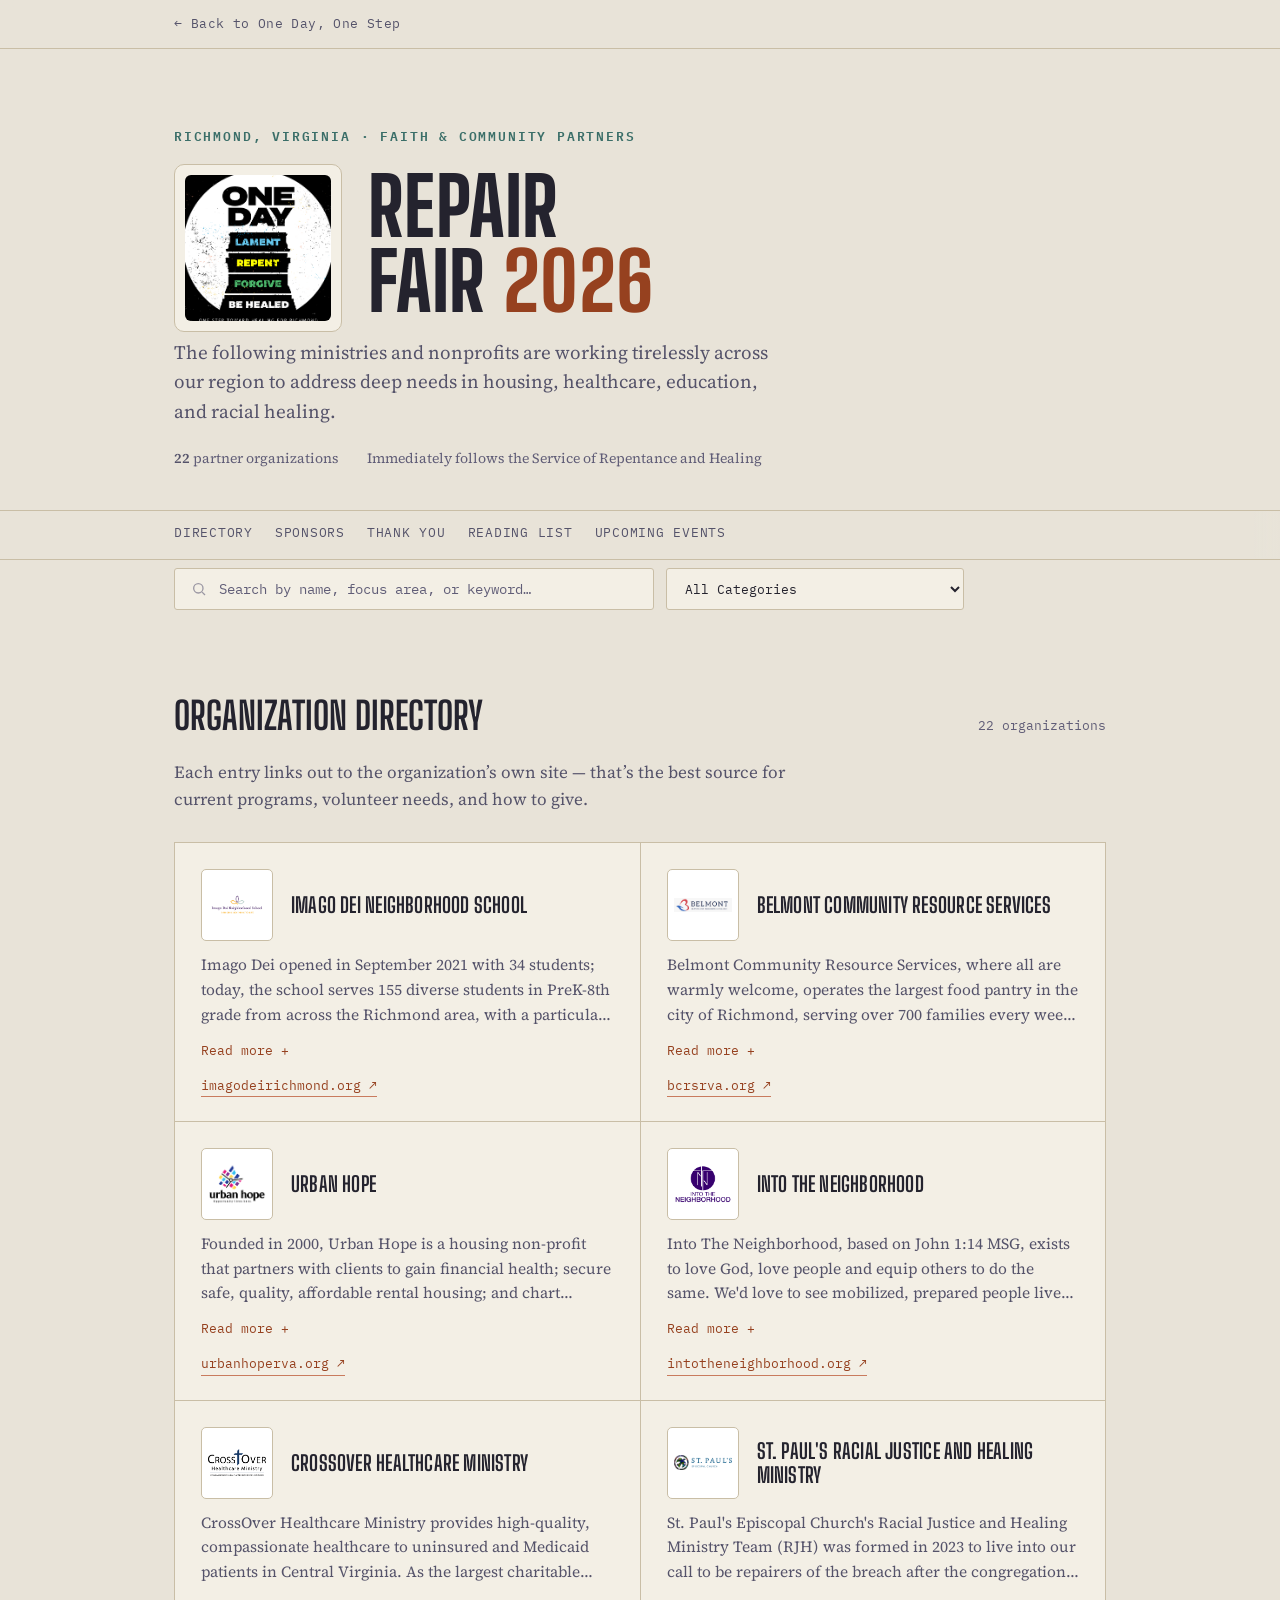
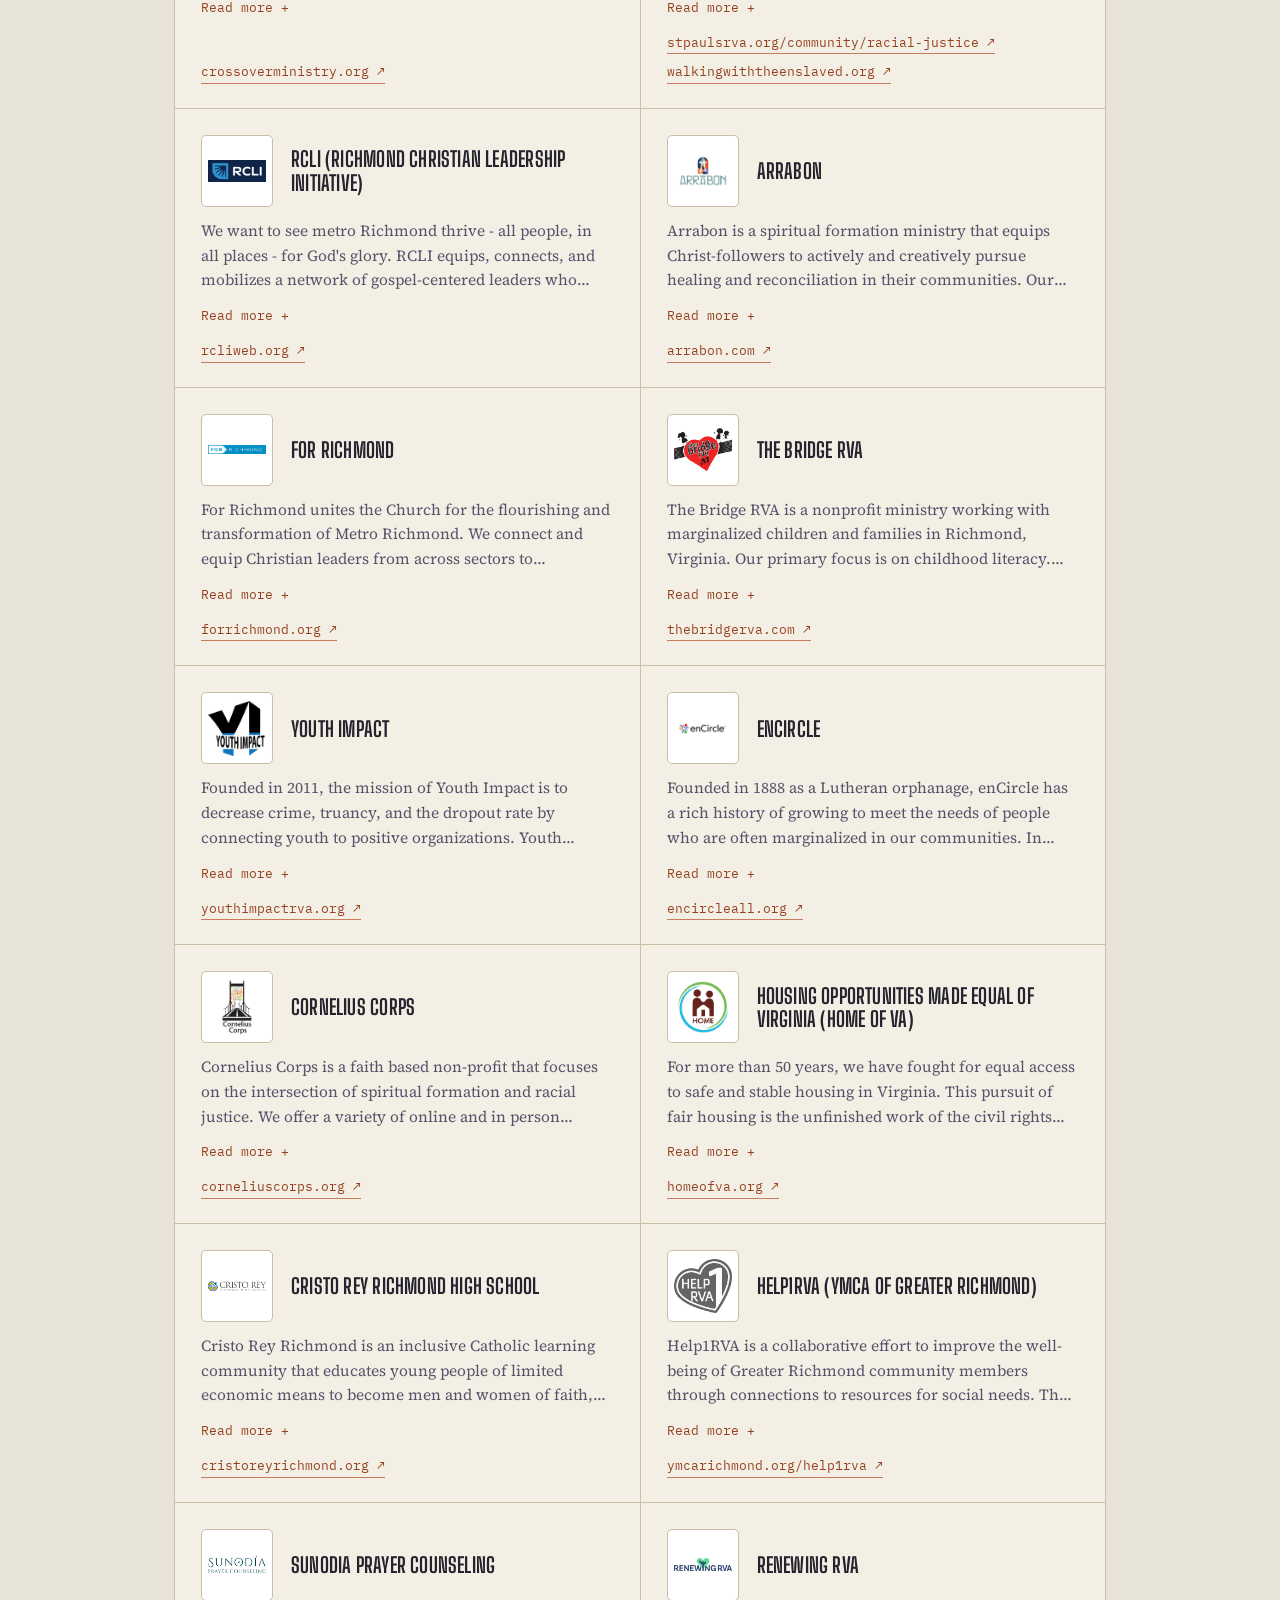
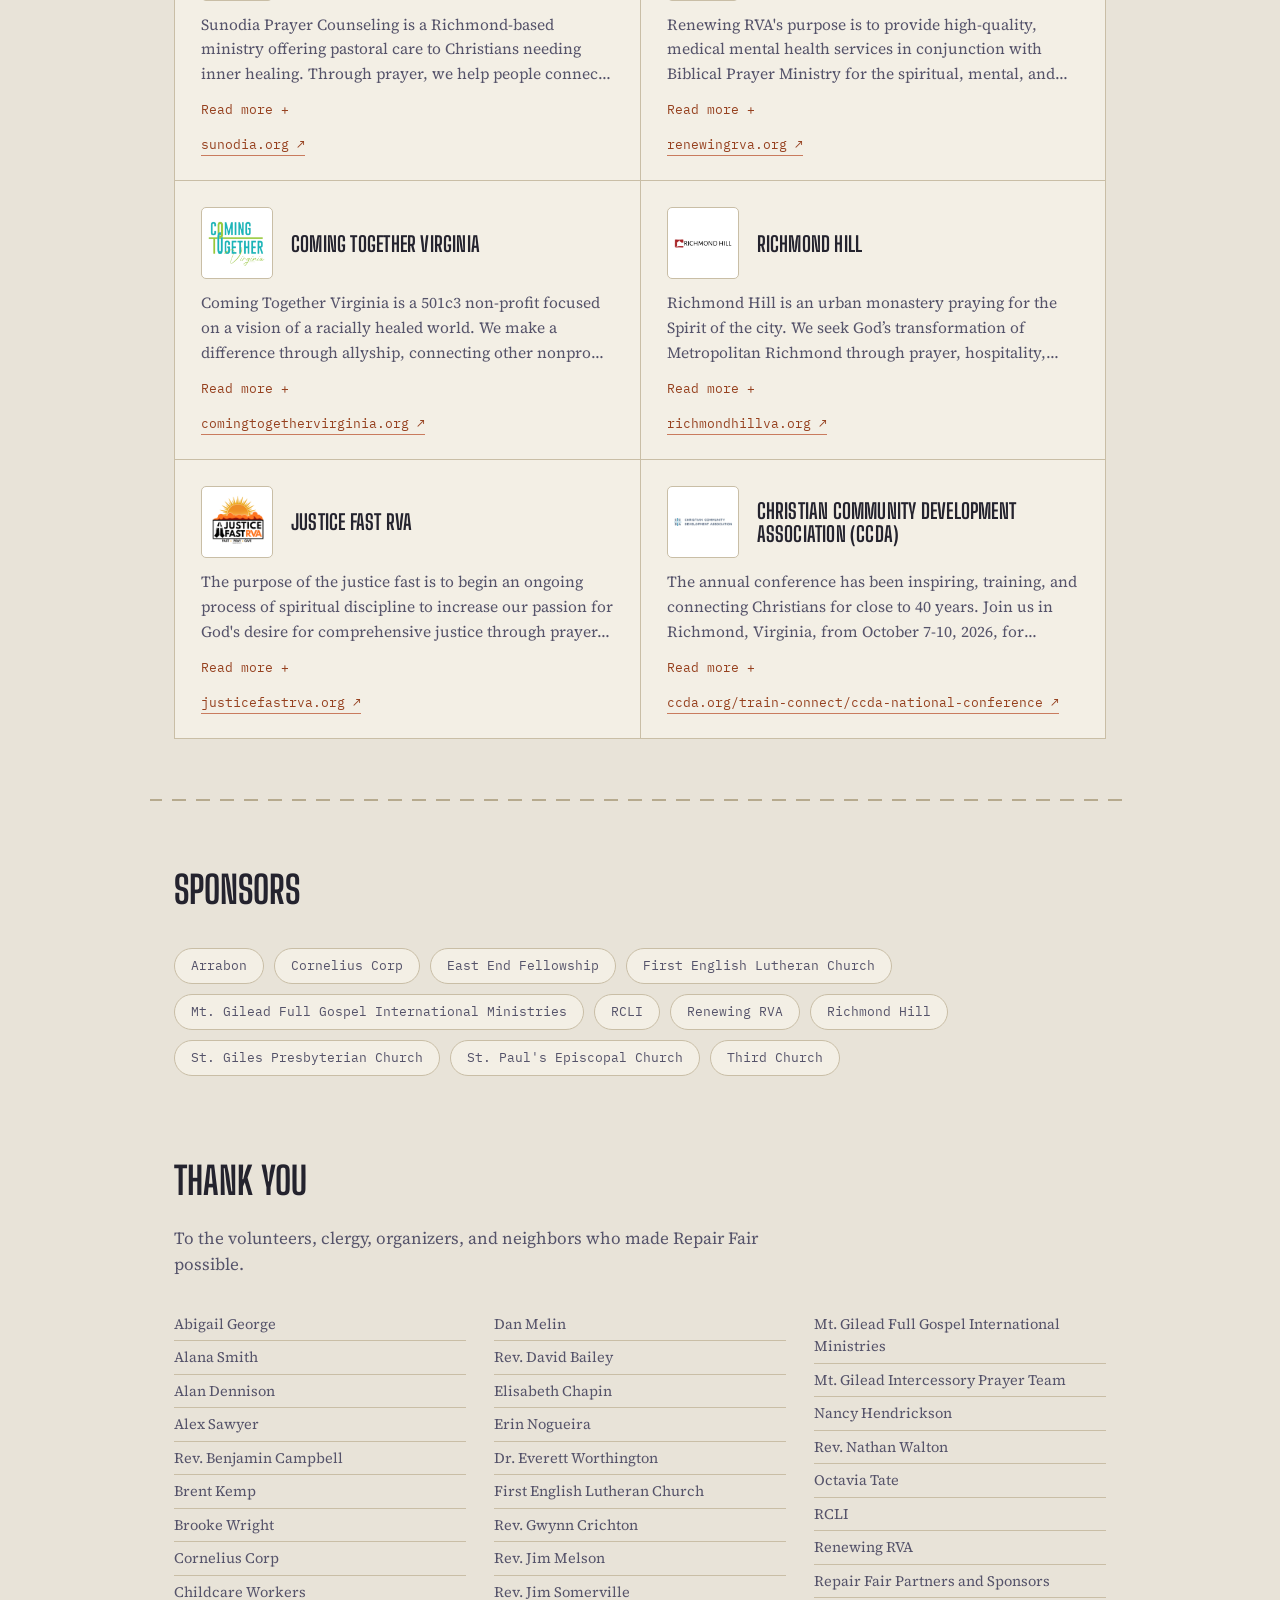
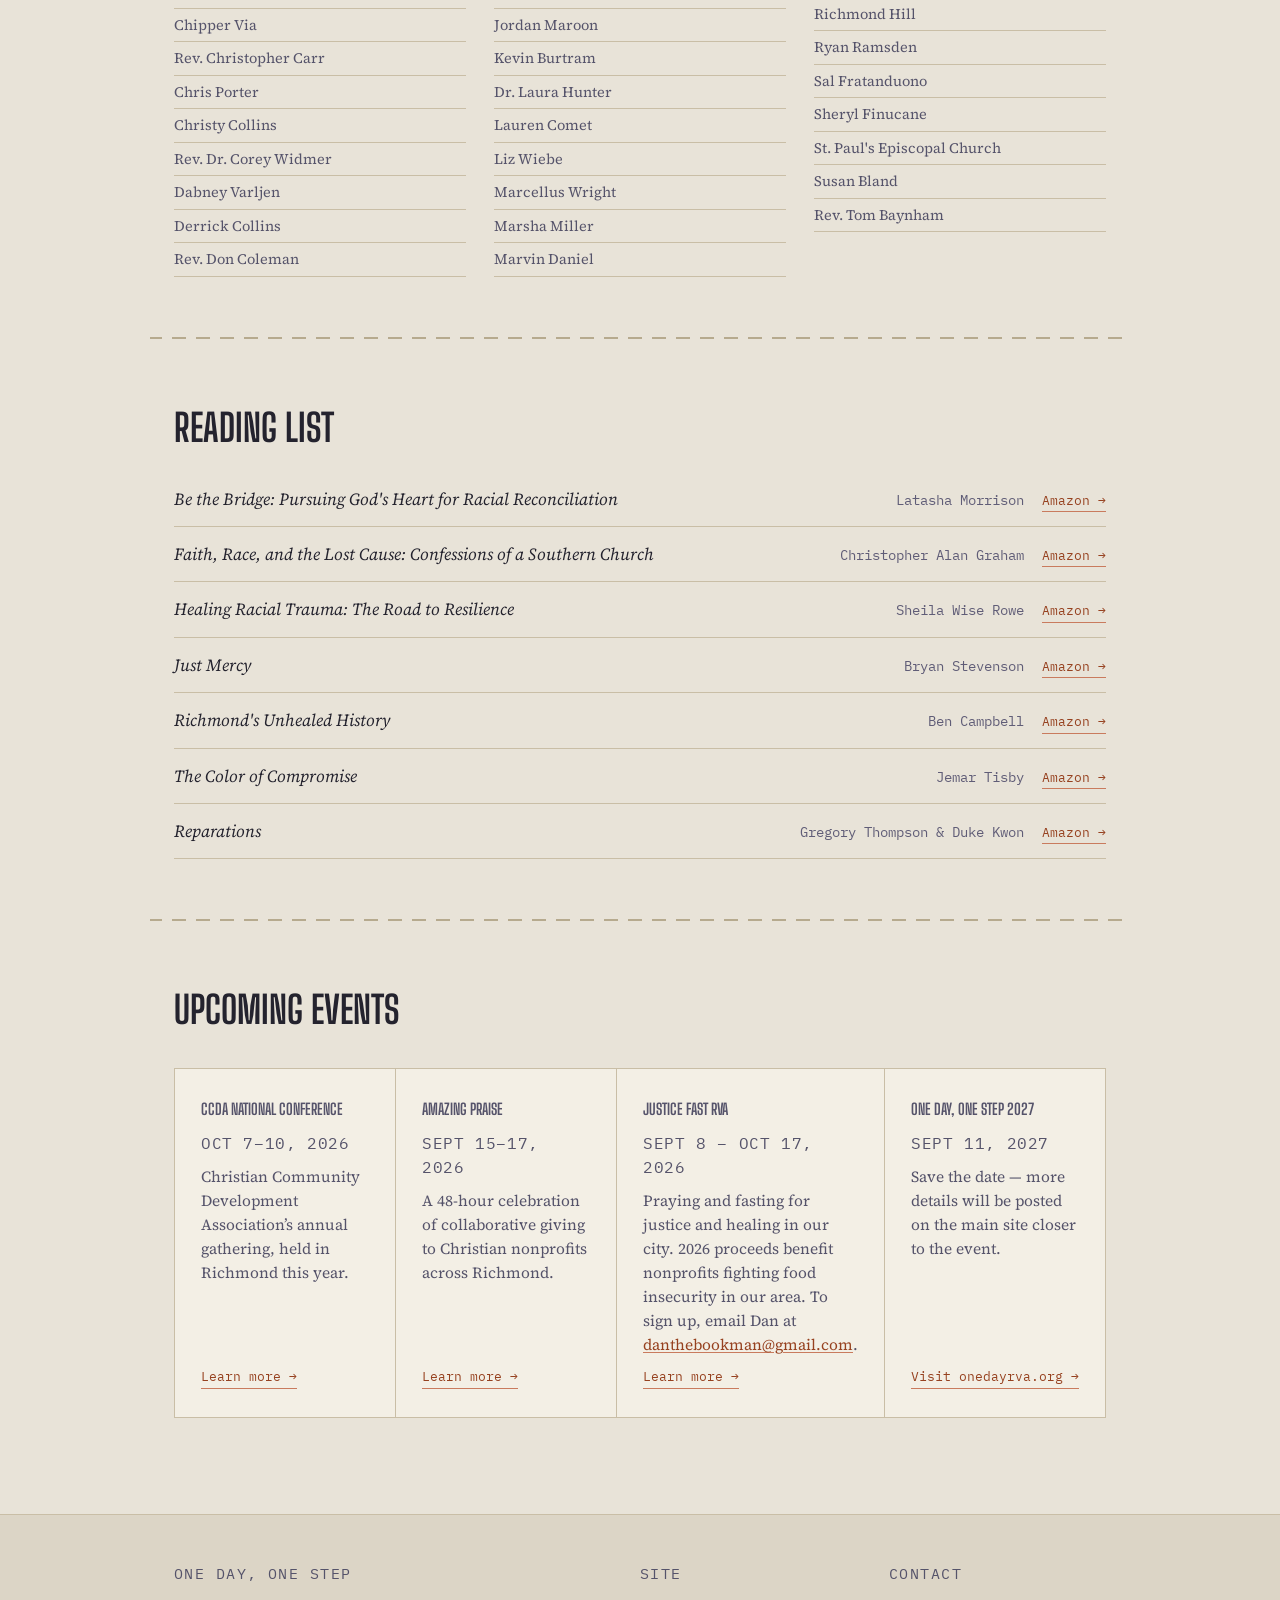
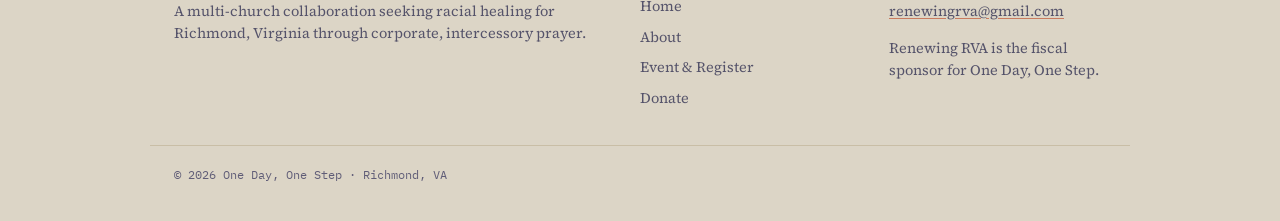
<file: index.html>
<!doctype html>
<html lang="en">
<head>
<meta charset="utf-8">
<title>Repair Fair | One Day, One Step</title>
<meta name="viewport" content="width=device-width, initial-scale=1">
<meta name="description" content="Directory of 22 Richmond nonprofits and ministries at the One Day, One Step Repair Fair.">
<link rel="preconnect" href="https://fonts.googleapis.com">
<link rel="preconnect" href="https://fonts.gstatic.com" crossorigin>
<link href="https://fonts.googleapis.com/css2?family=Big+Shoulders+Display:wght@500;600;700;800&family=Source+Serif+4:opsz,wght@8..60,400;8..60,500;8..60,600&family=Source+Serif+4:ital,wght@1,400&family=IBM+Plex+Mono:wght@400;500;600&display=swap" rel="stylesheet">
<link rel="stylesheet" href="css/site.css">
</head>
<body>

<nav class="site" aria-label="Primary">
  <div class="wrap">
    <a class="back-link" href="https://www.onedayrva.org" target="_blank" rel="noopener">&larr; Back to One Day, One Step</a>
  </div>
</nav>

<header class="masthead">
  <div class="wrap">
    <p class="eyebrow mono">RICHMOND, VIRGINIA &middot; FAITH &amp; COMMUNITY PARTNERS</p>
    <div class="masthead-head">
      <div class="masthead-logo-frame">
        <img src="images/one-day-one-step-mark.png" alt="One Day, One Step: Lament, Repent, Forgive, Be Healed">
      </div>
      <h1 class="title">Repair<br>Fair <span class="thread-underline">2026</span></h1>
    </div>
    <p class="lede">The following ministries and nonprofits are working tirelessly across our region to address deep needs in housing, healthcare, education, and racial healing.</p>
    <div class="meta-row">
      <span><strong>22</strong> partner organizations</span>
      <span>Immediately follows the Service of Repentance and Healing</span>
    </div>
  </div>
</header>

<nav class="jump" aria-label="Section navigation">
  <div class="wrap">
    <a href="#directory">Directory</a>
    <a href="#sponsors">Sponsors</a>
    <a href="#thanks">Thank You</a>
    <a href="#reading">Reading List</a>
    <a href="#next">Upcoming Events</a>
  </div>
</nav>

<div class="wrap search-block">
  <div class="search-row">
    <div class="search-box">
      <svg width="16" height="16" viewBox="0 0 24 24" fill="none" stroke="currentColor" stroke-width="2"><circle cx="11" cy="11" r="7"/><line x1="21" y1="21" x2="16.65" y2="16.65"/></svg>
      <input id="search" type="text" placeholder="Search by name, focus area, or keyword&hellip;" aria-label="Search organizations">
    </div>
    <select id="category-filter" class="category-select" aria-label="Filter by category">
      <option value="">All Categories</option>
      <option value="education">Education</option>
      <option value="housing">Housing</option>
      <option value="health-healing">Health &amp; Healing</option>
      <option value="basic-needs">Basic Needs</option>
      <option value="youth-family">Youth &amp; Family</option>
      <option value="racial-reconciliation">Racial Reconciliation &amp; Justice</option>
      <option value="leadership-community">Leadership &amp; Community</option>
    </select>
  </div>
  <p id="result-count" class="mono"></p>
</div>

<section id="directory">
  <div class="wrap">
    <div class="section-head">
      <h2 class="section-title">Organization Directory</h2>
      <span class="section-count mono" id="directory-total">22 organizations</span>
    </div>
    <p class="section-note">Each entry links out to the organization&rsquo;s own site &mdash; that&rsquo;s the best source for current programs, volunteer needs, and how to give.</p>
  </div>
  <div class="wrap">
    <div class="org-grid" id="org-grid">
      <article class="org-card" data-search="imago dei neighborhood school imago dei opened in september 2021 with 34 students; today, the school serves 155 diverse students in prek-8th grade from across the richmond area, with a particular focus on the northside, east end, and eastern henrico county. imago dei exists to offer a vibrant, rigorous, and holistic christian education to economically and racially diverse families, with a particular focus on those families who have historically been disenfranchised from educational options. imago dei intentionally seeks to disrupt the pervasive, destructive legacy of hypersegregation by race and class in richmond&#39;s educational ecosystem. our educational model is rooted in the understanding that children are whole persons, each uniquely and beautifully reflecting their creator." data-categories="education">
        <div class="org-head">
          <img class="org-logo" src="images/orgs/imago-dei-neighborhood-school.png" alt="Imago Dei Neighborhood School logo" loading="lazy">
          <h3 class="org-name">Imago Dei Neighborhood School</h3>
        </div>
        <p class="org-desc">Imago Dei opened in September 2021 with 34 students; today, the school serves 155 diverse students in PreK-8th grade from across the Richmond area, with a particular focus on the Northside, East End, and Eastern Henrico County. Imago Dei exists to offer a vibrant, rigorous, and holistic Christian education to economically and racially diverse families, with a particular focus on those families who have historically been disenfranchised from educational options. Imago Dei intentionally seeks to disrupt the pervasive, destructive legacy of hypersegregation by race and class in Richmond&#39;s educational ecosystem. Our educational model is rooted in the understanding that children are whole persons, each uniquely and beautifully reflecting their Creator.</p>
        <button class="org-toggle" type="button">Read more +</button>
        <div class="org-links">
          <a href="http://imagodeirichmond.org" target="_blank" rel="noopener">imagodeirichmond.org ↗</a>
        </div>
      </article>
      <article class="org-card" data-search="belmont community resource services belmont community resource services, where all are warmly welcome, operates the largest food pantry in the city of richmond, serving over 700 families every week. the closet at belmont also provides clothing, housewares, and children&#39;s items to those in need, distributing nearly 130,000 items last year alone. together with our donors, partners, and volunteers, the belmont food pantry and the closet at belmont are changing and sustaining thousands of lives in our community, not only feeding and clothing bodies, but nourishing minds and uplifting spirits as well." data-categories="basic-needs">
        <div class="org-head">
          <img class="org-logo" src="images/orgs/belmont-community-resource-services.png" alt="Belmont Community Resource Services logo" loading="lazy">
          <h3 class="org-name">Belmont Community Resource Services</h3>
        </div>
        <p class="org-desc">Belmont Community Resource Services, where all are warmly welcome, operates the largest food pantry in the city of Richmond, serving over 700 families every week. The Closet at Belmont also provides clothing, housewares, and children&#39;s items to those in need, distributing nearly 130,000 items last year alone. Together with our donors, partners, and volunteers, the Belmont Food Pantry and the Closet at Belmont are changing and sustaining thousands of lives in our community, not only feeding and clothing bodies, but nourishing minds and uplifting spirits as well.</p>
        <button class="org-toggle" type="button">Read more +</button>
        <div class="org-links">
          <a href="https://bcrsrva.org/" target="_blank" rel="noopener">bcrsrva.org ↗</a>
        </div>
      </article>
      <article class="org-card" data-search="urban hope founded in 2000, urban hope is a housing non-profit that partners with clients to gain financial health; secure safe, quality, affordable rental housing; and chart pathways to homeownership. our work is inspired by christian faith, led by and centered on residents, and focused on the east end of richmond, va. in our rapidly changing neighborhood, we prioritize racial equity, are committed to anti-displacement practices and policies, and seek to repair past housing injustices and build towards an inclusive community where everyone can find a home." data-categories="housing">
        <div class="org-head">
          <img class="org-logo" src="images/orgs/urban-hope.png" alt="Urban Hope logo" loading="lazy">
          <h3 class="org-name">Urban Hope</h3>
        </div>
        <p class="org-desc">Founded in 2000, Urban Hope is a housing non-profit that partners with clients to gain financial health; secure safe, quality, affordable rental housing; and chart pathways to homeownership. Our work is inspired by Christian faith, led by and centered on residents, and focused on the East End of Richmond, VA. In our rapidly changing neighborhood, we prioritize racial equity, are committed to anti-displacement practices and policies, and seek to repair past housing injustices and build towards an inclusive community where everyone can find a home.</p>
        <button class="org-toggle" type="button">Read more +</button>
        <div class="org-links">
          <a href="http://urbanhoperva.org" target="_blank" rel="noopener">urbanhoperva.org ↗</a>
        </div>
      </article>
      <article class="org-card" data-search="into the neighborhood into the neighborhood, based on john 1:14 msg, exists to love god, love people and equip others to do the same. we&#39;d love to see mobilized, prepared people live out god&#39;s mission for their lives and reclaim, restore, and rebuild the landscape of their community - one neighborhood at a time. join us in loving the substance use disorder recovery community of metro richmond." data-categories="health-healing">
        <div class="org-head">
          <img class="org-logo" src="images/orgs/into-the-neighborhood.png" alt="Into The Neighborhood logo" loading="lazy">
          <h3 class="org-name">Into The Neighborhood</h3>
        </div>
        <p class="org-desc">Into The Neighborhood, based on John 1:14 MSG, exists to love God, love people and equip others to do the same. We&#39;d love to see mobilized, prepared people live out God&#39;s mission for their lives and reclaim, restore, and rebuild the landscape of their community - one neighborhood at a time. Join us in loving the Substance Use Disorder Recovery Community of Metro Richmond.</p>
        <button class="org-toggle" type="button">Read more +</button>
        <div class="org-links">
          <a href="http://intotheneighborhood.org" target="_blank" rel="noopener">intotheneighborhood.org ↗</a>
        </div>
      </article>
      <article class="org-card" data-search="crossover healthcare ministry crossover healthcare ministry provides high-quality, compassionate healthcare to uninsured and medicaid patients in central virginia. as the largest charitable clinic in virginia, crossover serves more than 7,000 patients each year at its 2 locations in richmond and henrico. through the service of more than 500 volunteers crossover provides primary care for adults and children, as well as in-house dental, vision, mental health, and pharmacy services. this fall, crossover will open a first-of-its-kind maternal child clinic, providing innovative care for pregnant and post-partum mothers and their children in the same clinic space." data-categories="health-healing">
        <div class="org-head">
          <img class="org-logo" src="images/orgs/crossover-healthcare-ministry.png" alt="CrossOver Healthcare Ministry logo" loading="lazy">
          <h3 class="org-name">CrossOver Healthcare Ministry</h3>
        </div>
        <p class="org-desc">CrossOver Healthcare Ministry provides high-quality, compassionate healthcare to uninsured and Medicaid patients in Central Virginia. As the largest charitable clinic in Virginia, CrossOver serves more than 7,000 patients each year at its 2 locations in Richmond and Henrico. Through the service of more than 500 volunteers CrossOver provides primary care for adults and children, as well as in-house dental, vision, mental health, and pharmacy services. This fall, CrossOver will open a first-of-its-kind Maternal Child Clinic, providing innovative care for pregnant and post-partum mothers and their children in the same clinic space.</p>
        <button class="org-toggle" type="button">Read more +</button>
        <div class="org-links">
          <a href="http://crossoverministry.org" target="_blank" rel="noopener">crossoverministry.org ↗</a>
        </div>
      </article>
      <article class="org-card" data-search="st. paul&#39;s racial justice and healing ministry st. paul&#39;s episcopal church&#39;s racial justice and healing ministry team (rjh) was formed in 2023 to live into our call to be repairers of the breach after the congregation underwent a multi-year process with the history and reconciliation initiative to uncover, examine, confess, and tell the truth about st. paul&#39;s racial history. the mission of our rjh team is, with god&#39;s help, to continue to uncover the truth, create trust, heal wounds, build racial equity to repair and transform ourselves, our community, and unjust social systems in richmond and beyond. throughout the year, we offer many opportunities for learning and reflecting on racism and racial justice, principally through walking with the enslaved: a pilgrimage toward truth, reconciliation, and hope in richmond, virginia, a joint project of st. philip&#39;s and st. paul&#39;s episcopal church." data-categories="racial-reconciliation">
        <div class="org-head">
          <img class="org-logo" src="images/orgs/st-paul-s-racial-justice-and-healing-ministry.png" alt="St. Paul&#39;s Racial Justice and Healing Ministry logo" loading="lazy">
          <h3 class="org-name">St. Paul&#39;s Racial Justice and Healing Ministry</h3>
        </div>
        <p class="org-desc">St. Paul&#39;s Episcopal Church&#39;s Racial Justice and Healing Ministry Team (RJH) was formed in 2023 to live into our call to be repairers of the breach after the congregation underwent a multi-year process with the History and Reconciliation Initiative to uncover, examine, confess, and tell the truth about St. Paul&#39;s racial history. The mission of our RJH team is, with God&#39;s help, to continue to uncover the truth, create trust, heal wounds, build racial equity to repair and transform ourselves, our community, and unjust social systems in Richmond and beyond. Throughout the year, we offer many opportunities for learning and reflecting on racism and racial justice, principally through Walking with the Enslaved: A Pilgrimage toward Truth, Reconciliation, and Hope in Richmond, Virginia, a joint project of St. Philip&#39;s and St. Paul&#39;s Episcopal Church.</p>
        <button class="org-toggle" type="button">Read more +</button>
        <div class="org-links">
          <a href="http://stpaulsrva.org/community/racial-justice/" target="_blank" rel="noopener">stpaulsrva.org/community/racial-justice ↗</a>
          <a href="https://walkingwiththeenslaved.org/" target="_blank" rel="noopener">walkingwiththeenslaved.org ↗</a>
        </div>
      </article>
      <article class="org-card" data-search="rcli (richmond christian leadership initiative) we want to see metro richmond thrive - all people, in all places - for god&#39;s glory. rcli equips, connects, and mobilizes a network of gospel-centered leaders who pursue a thriving metro richmond, together. we do this primarily through our flagship, 9-month fellowship program, designed for emerging, gospel-centered leaders who want to connect their faith with the needs of metro richmond. over the course of 19 years, rcli has commissioned 17 classes with a total of 391 alumni, now leading in churches, nonprofits, business, education, philanthropy, and public office." data-categories="leadership-community">
        <div class="org-head">
          <img class="org-logo" src="images/orgs/rcli-richmond-christian-leadership-initiative.png" alt="RCLI (Richmond Christian Leadership Initiative) logo" loading="lazy">
          <h3 class="org-name">RCLI (Richmond Christian Leadership Initiative)</h3>
        </div>
        <p class="org-desc">We want to see metro Richmond thrive - all people, in all places - for God&#39;s glory. RCLI equips, connects, and mobilizes a network of gospel-centered leaders who pursue a thriving metro Richmond, together. We do this primarily through our flagship, 9-month Fellowship program, designed for emerging, gospel-centered leaders who want to connect their faith with the needs of metro Richmond. Over the course of 19 years, RCLI has commissioned 17 classes with a total of 391 alumni, now leading in churches, nonprofits, business, education, philanthropy, and public office.</p>
        <button class="org-toggle" type="button">Read more +</button>
        <div class="org-links">
          <a href="http://rcliweb.org" target="_blank" rel="noopener">rcliweb.org ↗</a>
        </div>
      </article>
      <article class="org-card" data-search="arrabon arrabon is a spiritual formation ministry that equips christ-followers to actively and creatively pursue healing and reconciliation in their communities. our experiential learning opportunities, organizational engagement workshops, and spiritual formation app (apple or android) will equip you to embody and participate in god&#39;s mission of reconciliation." data-categories="racial-reconciliation">
        <div class="org-head">
          <img class="org-logo" src="images/orgs/arrabon.png" alt="Arrabon logo" loading="lazy">
          <h3 class="org-name">Arrabon</h3>
        </div>
        <p class="org-desc">Arrabon is a spiritual formation ministry that equips Christ-followers to actively and creatively pursue healing and reconciliation in their communities. Our experiential learning opportunities, organizational engagement workshops, and spiritual formation app (Apple or Android) will equip you to embody and participate in God&#39;s mission of reconciliation.</p>
        <button class="org-toggle" type="button">Read more +</button>
        <div class="org-links">
          <a href="http://arrabon.com" target="_blank" rel="noopener">arrabon.com ↗</a>
        </div>
      </article>
      <article class="org-card" data-search="for richmond for richmond unites the church for the flourishing and transformation of metro richmond. we connect and equip christian leaders from across sectors to collaborate around the deep needs of the city, including education, foster care, and racial healing. we also mobilize the church in times of crisis to love and serve the city. the network currently consists of 220 churches, 61 nonprofits, 31 businesses, 4 county governments, 4 social service departments, and 2 school systems in richmond city, henrico, hanover, and chesterfield." data-categories="leadership-community">
        <div class="org-head">
          <img class="org-logo" src="images/orgs/for-richmond.png" alt="For Richmond logo" loading="lazy">
          <h3 class="org-name">For Richmond</h3>
        </div>
        <p class="org-desc">For Richmond unites the Church for the flourishing and transformation of Metro Richmond. We connect and equip Christian leaders from across sectors to collaborate around the deep needs of the city, including education, foster care, and racial healing. We also mobilize the Church in times of crisis to love and serve the city. The network currently consists of 220 churches, 61 nonprofits, 31 businesses, 4 county governments, 4 social service departments, and 2 school systems in Richmond City, Henrico, Hanover, and Chesterfield.</p>
        <button class="org-toggle" type="button">Read more +</button>
        <div class="org-links">
          <a href="http://forrichmond.org" target="_blank" rel="noopener">forrichmond.org ↗</a>
        </div>
      </article>
      <article class="org-card" data-search="the bridge rva the bridge rva is a nonprofit ministry working with marginalized children and families in richmond, virginia. our primary focus is on childhood literacy. the neighborhood literacy center provides a safe, nourishing and trauma-informed learning environment with the goal of helping children from richmond public schools achieve grade level reading by the completion of 5th grade, using a phonics-based, one-on-one, student-paced program. while our main center is located in south richmond, we desire to see neighborhood literacy centers established near underserved elementary schools throughout our city." data-categories="education youth-family">
        <div class="org-head">
          <img class="org-logo" src="images/orgs/the-bridge-rva.png" alt="The Bridge RVA logo" loading="lazy">
          <h3 class="org-name">The Bridge RVA</h3>
        </div>
        <p class="org-desc">The Bridge RVA is a nonprofit ministry working with marginalized children and families in Richmond, Virginia. Our primary focus is on childhood literacy. The Neighborhood Literacy Center provides a safe, nourishing and trauma-informed learning environment with the goal of helping children from Richmond Public Schools achieve grade level reading by the completion of 5th grade, using a phonics-based, one-on-one, student-paced program. While our main center is located in South Richmond, we desire to see neighborhood literacy centers established near underserved elementary schools throughout our city.</p>
        <button class="org-toggle" type="button">Read more +</button>
        <div class="org-links">
          <a href="http://thebridgerva.com" target="_blank" rel="noopener">thebridgerva.com ↗</a>
        </div>
      </article>
      <article class="org-card" data-search="youth impact founded in 2011, the mission of youth impact is to decrease crime, truancy, and the dropout rate by connecting youth to positive organizations. youth impact&#39;s vision is for youth to fulfill their god-given purpose here on earth. youth impact has four programs in operation: human trafficking prevention, atr dance experience, youth entrepreneurship (yinoc), and community coffee-n-conversations." data-categories="youth-family">
        <div class="org-head">
          <img class="org-logo" src="images/orgs/youth-impact.png" alt="Youth Impact logo" loading="lazy">
          <h3 class="org-name">Youth Impact</h3>
        </div>
        <p class="org-desc">Founded in 2011, the mission of Youth Impact is to decrease crime, truancy, and the dropout rate by connecting youth to positive organizations. Youth Impact&#39;s vision is for youth to fulfill their God-given purpose here on earth. Youth Impact has four programs in operation: Human Trafficking Prevention, ATR Dance Experience, Youth Entrepreneurship (YINOC), and Community Coffee-N-Conversations.</p>
        <button class="org-toggle" type="button">Read more +</button>
        <div class="org-links">
          <a href="http://youthimpactrva.org" target="_blank" rel="noopener">youthimpactrva.org ↗</a>
        </div>
      </article>
      <article class="org-card" data-search="encircle founded in 1888 as a lutheran orphanage, encircle has a rich history of growing to meet the needs of people who are often marginalized in our communities. in richmond we provide foster care and other services to unaccompanied immigrant children coming from the southern u.s. border. we also serve adults with developmental disabilities, place local children in foster families, and provide trauma-informed counseling to children and adults. our circle is wide, and all are included." data-categories="youth-family health-healing">
        <div class="org-head">
          <img class="org-logo" src="images/orgs/encircle.png" alt="enCircle logo" loading="lazy">
          <h3 class="org-name">enCircle</h3>
        </div>
        <p class="org-desc">Founded in 1888 as a Lutheran orphanage, enCircle has a rich history of growing to meet the needs of people who are often marginalized in our communities. In Richmond we provide foster care and other services to unaccompanied immigrant children coming from the southern U.S. border. We also serve adults with developmental disabilities, place local children in foster families, and provide trauma-informed counseling to children and adults. Our circle is wide, and all are included.</p>
        <button class="org-toggle" type="button">Read more +</button>
        <div class="org-links">
          <a href="http://encircleall.org" target="_blank" rel="noopener">encircleall.org ↗</a>
        </div>
      </article>
      <article class="org-card" data-search="cornelius corps cornelius corps is a faith based non-profit that focuses on the intersection of spiritual formation and racial justice. we offer a variety of online and in person classes and workshops with an emphasis on the history of race and faith in our nation in general and the civil rights movement in particular. the principles and practices of this faith based non-violent movement for justice are foundational for following god&#39;s call to racial justice today." data-categories="racial-reconciliation">
        <div class="org-head">
          <img class="org-logo" src="images/orgs/cornelius-corps.png" alt="Cornelius Corps logo" loading="lazy">
          <h3 class="org-name">Cornelius Corps</h3>
        </div>
        <p class="org-desc">Cornelius Corps is a faith based non-profit that focuses on the intersection of spiritual formation and racial justice. We offer a variety of online and in person classes and workshops with an emphasis on the history of race and faith in our nation in general and the Civil Rights Movement in particular. The principles and practices of this faith based non-violent movement for justice are foundational for following God&#39;s call to racial justice today.</p>
        <button class="org-toggle" type="button">Read more +</button>
        <div class="org-links">
          <a href="http://corneliuscorps.org" target="_blank" rel="noopener">corneliuscorps.org ↗</a>
        </div>
      </article>
      <article class="org-card" data-search="housing opportunities made equal of virginia (home of va) for more than 50 years, we have fought for equal access to safe and stable housing in virginia. this pursuit of fair housing is the unfinished work of the civil rights movement. even as we root out bias in policies and practices today, we are also dismantling decades of injustice with long shadows that linger. we pursue a vision of inclusive communities where everyone can live and thrive through three areas of work: enforcing fair housing laws, education and counseling, and changing the law." data-categories="housing racial-reconciliation">
        <div class="org-head">
          <img class="org-logo" src="images/orgs/housing-opportunities-made-equal-of-virginia-home-of-va.png" alt="Housing Opportunities Made Equal of Virginia (HOME of VA) logo" loading="lazy">
          <h3 class="org-name">Housing Opportunities Made Equal of Virginia (HOME of VA)</h3>
        </div>
        <p class="org-desc">For more than 50 years, we have fought for equal access to safe and stable housing in Virginia. This pursuit of fair housing is the unfinished work of the civil rights movement. Even as we root out bias in policies and practices today, we are also dismantling decades of injustice with long shadows that linger. We pursue a vision of inclusive communities where everyone can live and thrive through three areas of work: enforcing fair housing laws, education and counseling, and changing the law.</p>
        <button class="org-toggle" type="button">Read more +</button>
        <div class="org-links">
          <a href="https://homeofva.org/" target="_blank" rel="noopener">homeofva.org ↗</a>
        </div>
      </article>
      <article class="org-card" data-search="cristo rey richmond high school cristo rey richmond is an inclusive catholic learning community that educates young people of limited economic means to become men and women of faith, purpose, and service. through a rigorous college preparatory curriculum, integrated with a relevant work study experience, students graduate ready to succeed in college and in life." data-categories="education">
        <div class="org-head">
          <img class="org-logo" src="images/orgs/cristo-rey-richmond-high-school.png" alt="Cristo Rey Richmond High School logo" loading="lazy">
          <h3 class="org-name">Cristo Rey Richmond High School</h3>
        </div>
        <p class="org-desc">Cristo Rey Richmond is an inclusive Catholic learning community that educates young people of limited economic means to become men and women of faith, purpose, and service. Through a rigorous college preparatory curriculum, integrated with a relevant work study experience, students graduate ready to succeed in college and in life.</p>
        <button class="org-toggle" type="button">Read more +</button>
        <div class="org-links">
          <a href="http://cristoreyrichmond.org" target="_blank" rel="noopener">cristoreyrichmond.org ↗</a>
        </div>
      </article>
      <article class="org-card" data-search="help1rva (ymca of greater richmond) help1rva is a collaborative effort to improve the well-being of greater richmond community members through connections to resources for social needs. the ymca of greater richmond and richmond city lead help1rva with a steering committee of cross-sector partners throughout greater richmond, working to progress community members from crisis to thriving - building a process to obtain resources, an environment to navigate that process, and a pathway for community-based organizations to collaborate." data-categories="basic-needs">
        <div class="org-head">
          <img class="org-logo" src="images/orgs/help1rva-ymca-of-greater-richmond.png" alt="Help1RVA (YMCA of Greater Richmond) logo" loading="lazy">
          <h3 class="org-name">Help1RVA (YMCA of Greater Richmond)</h3>
        </div>
        <p class="org-desc">Help1RVA is a collaborative effort to improve the well-being of Greater Richmond community members through connections to resources for social needs. The YMCA of Greater Richmond and Richmond City lead Help1RVA with a steering committee of cross-sector partners throughout Greater Richmond, working to progress community members from crisis to thriving - building a process to obtain resources, an environment to navigate that process, and a pathway for community-based organizations to collaborate.</p>
        <button class="org-toggle" type="button">Read more +</button>
        <div class="org-links">
          <a href="http://ymcarichmond.org/help1rva" target="_blank" rel="noopener">ymcarichmond.org/help1rva ↗</a>
        </div>
      </article>
      <article class="org-card" data-search="sunodia prayer counseling sunodia prayer counseling is a richmond-based ministry offering pastoral care to christians needing inner healing. through prayer, we help people connect to god, who alone can communicate the truth of their heart issues in a way that is loving and unique to them. our mission is to serve the church and help heal the brokenhearted and bind up their wounds (psalm 147:3)." data-categories="health-healing">
        <div class="org-head">
          <img class="org-logo" src="images/orgs/sunodia-prayer-counseling.png" alt="Sunodia Prayer Counseling logo" loading="lazy">
          <h3 class="org-name">Sunodia Prayer Counseling</h3>
        </div>
        <p class="org-desc">Sunodia Prayer Counseling is a Richmond-based ministry offering pastoral care to Christians needing inner healing. Through prayer, we help people connect to God, who alone can communicate the truth of their heart issues in a way that is loving and unique to them. Our mission is to serve the church and help heal the brokenhearted and bind up their wounds (Psalm 147:3).</p>
        <button class="org-toggle" type="button">Read more +</button>
        <div class="org-links">
          <a href="http://sunodia.org" target="_blank" rel="noopener">sunodia.org ↗</a>
        </div>
      </article>
      <article class="org-card" data-search="renewing rva renewing rva&#39;s purpose is to provide high-quality, medical mental health services in conjunction with biblical prayer ministry for the spiritual, mental, and physical flourishing of clients in need. biblical prayer ministry uses intercessory prayer as a tool to help clients understand and find healing for the causes of present day emotional distress. serving children, adolescents, and adults, we accept medicaid, several commercial insurance plans, and provide financial assistance for those in need. renewing rva is also the fiscal agent of the one day, one step annual event." data-categories="health-healing">
        <div class="org-head">
          <img class="org-logo" src="images/orgs/renewing-rva.png" alt="Renewing RVA logo" loading="lazy">
          <h3 class="org-name">Renewing RVA</h3>
        </div>
        <p class="org-desc">Renewing RVA&#39;s purpose is to provide high-quality, medical mental health services in conjunction with Biblical Prayer Ministry for the spiritual, mental, and physical flourishing of clients in need. Biblical Prayer Ministry uses intercessory prayer as a tool to help clients understand and find healing for the causes of present day emotional distress. Serving children, adolescents, and adults, we accept Medicaid, several commercial insurance plans, and provide financial assistance for those in need. Renewing RVA is also the fiscal agent of the One Day, One Step annual event.</p>
        <button class="org-toggle" type="button">Read more +</button>
        <div class="org-links">
          <a href="http://renewingrva.org" target="_blank" rel="noopener">renewingrva.org ↗</a>
        </div>
      </article>
      <article class="org-card" data-search="coming together virginia coming together virginia is a 501c3 non-profit focused on a vision of a racially healed world. we make a difference through allyship, connecting other nonprofit partners, faith-based organizations, and the community to bring intentional conversations to the forefront using a race and equity lens. by hosting facilitated dinner gatherings monthly, we focus on truth-telling in history, building inclusive relationships, healing historical wounds, and taking informed action." data-categories="racial-reconciliation">
        <div class="org-head">
          <img class="org-logo" src="images/orgs/coming-together-virginia.png" alt="Coming Together Virginia logo" loading="lazy">
          <h3 class="org-name">Coming Together Virginia</h3>
        </div>
        <p class="org-desc">Coming Together Virginia is a 501c3 non-profit focused on a vision of a racially healed world. We make a difference through allyship, connecting other nonprofit partners, faith-based organizations, and the community to bring intentional conversations to the forefront using a race and equity lens. By hosting facilitated dinner gatherings monthly, we focus on truth-telling in history, building inclusive relationships, healing historical wounds, and taking informed action.</p>
        <button class="org-toggle" type="button">Read more +</button>
        <div class="org-links">
          <a href="http://comingtogethervirginia.org" target="_blank" rel="noopener">comingtogethervirginia.org ↗</a>
        </div>
      </article>
      <article class="org-card" data-search="richmond hill richmond hill is an urban monastery praying for the spirit of the city. we seek god&#39;s transformation of metropolitan richmond through prayer, hospitality, racial healing, and spiritual development. we pray and work for the healing of racial wounds that have persisted in our city since its founding by lifting up the history of those enslaved on our land and advocating for a just and equitable future for our whole city." data-categories="racial-reconciliation">
        <div class="org-head">
          <img class="org-logo" src="images/orgs/richmond-hill.png" alt="Richmond Hill logo" loading="lazy">
          <h3 class="org-name">Richmond Hill</h3>
        </div>
        <p class="org-desc">Richmond Hill is an urban monastery praying for the Spirit of the city. We seek God&rsquo;s transformation of Metropolitan Richmond through prayer, hospitality, racial healing, and spiritual development. We pray and work for the healing of racial wounds that have persisted in our city since its founding by lifting up the history of those enslaved on our land and advocating for a just and equitable future for our whole city.</p>
        <button class="org-toggle" type="button">Read more +</button>
        <div class="org-links">
          <a href="http://richmondhillva.org" target="_blank" rel="noopener">richmondhillva.org ↗</a>
        </div>
      </article>
      <article class="org-card" data-search="justice fast rva the purpose of the justice fast is to begin an ongoing process of spiritual discipline to increase our passion for god&#39;s desire for comprehensive justice through prayer, fasting, and acts of mercy. during a 40 day period, participants are emailed a daily devotion and suggested prayer points; together we unite in prayer for justice for our city. participants fast from something they usually take pleasure in and donate the money they would normally spend on that activity to the justice fast. to sign up, email dan at danthebookman@gmail.com." data-categories="racial-reconciliation">
        <div class="org-head">
          <img class="org-logo" src="images/orgs/justice-fast-rva.png" alt="Justice Fast RVA logo" loading="lazy">
          <h3 class="org-name">Justice Fast RVA</h3>
        </div>
        <p class="org-desc">The purpose of the justice fast is to begin an ongoing process of spiritual discipline to increase our passion for God&#39;s desire for comprehensive justice through prayer, fasting, and acts of mercy. During a 40 day period, participants are emailed a daily devotion and suggested prayer points; together we unite in prayer for justice for our city. Participants fast from something they usually take pleasure in and donate the money they would normally spend on that activity to the justice fast. To sign up, email Dan at <a href="mailto:danthebookman@gmail.com">danthebookman@gmail.com</a>.</p>
        <button class="org-toggle" type="button">Read more +</button>
        <div class="org-links">
          <a href="https://justicefastrva.org/" target="_blank" rel="noopener">justicefastrva.org ↗</a>
        </div>
      </article>
      <article class="org-card" data-search="christian community development association (ccda) the annual conference has been inspiring, training, and connecting christians for close to 40 years. join us in richmond, virginia, from october 7-10, 2026, for amazing speakers, workshops, worship, networking sessions, and more! whether you&#39;re new to christian community development or a seasoned practitioner, there is a place for you at the ccda conference." data-categories="leadership-community">
        <div class="org-head">
          <img class="org-logo" src="images/orgs/christian-community-development-association-ccda.png" alt="Christian Community Development Association (CCDA) logo" loading="lazy">
          <h3 class="org-name">Christian Community Development Association (CCDA)</h3>
        </div>
        <p class="org-desc">The annual conference has been inspiring, training, and connecting Christians for close to 40 years. Join us in Richmond, Virginia, from October 7-10, 2026, for amazing speakers, workshops, worship, networking sessions, and more! Whether you&#39;re new to Christian Community Development or a seasoned practitioner, there is a place for you at the CCDA Conference.</p>
        <button class="org-toggle" type="button">Read more +</button>
        <div class="org-links">
          <a href="https://ccda.org/train-connect/ccda-national-conference/" target="_blank" rel="noopener">ccda.org/train-connect/ccda-national-conference ↗</a>
        </div>
      </article>
    </div>
    <p class="empty-state" id="empty-state">No organizations match that search.</p>
  </div>
</section>

<div class="seam"></div>

<section id="sponsors">
  <div class="wrap">
    <div class="section-head">
      <h2 class="section-title">Sponsors</h2>
    </div>
    <div class="pill-row">
      <span class="pill">Arrabon</span>
      <span class="pill">Cornelius Corp</span>
      <span class="pill">East End Fellowship</span>
      <span class="pill">First English Lutheran Church</span>
      <span class="pill">Mt. Gilead Full Gospel International Ministries</span>
      <span class="pill">RCLI</span>
      <span class="pill">Renewing RVA</span>
      <span class="pill">Richmond Hill</span>
      <span class="pill">St. Giles Presbyterian Church</span>
      <span class="pill">St. Paul's Episcopal Church</span>
      <span class="pill">Third Church</span>
    </div>
  </div>
</section>

<section id="thanks" class="tight">
  <div class="wrap">
    <div class="section-head">
      <h2 class="section-title">Thank You</h2>
    </div>
    <p class="section-note">To the volunteers, clergy, organizers, and neighbors who made Repair Fair possible.</p>
    <div class="honor-roll">
      <div class="name">Abigail George</div>
      <div class="name">Alana Smith</div>
      <div class="name">Alan Dennison</div>
      <div class="name">Alex Sawyer</div>
      <div class="name">Rev. Benjamin Campbell</div>
      <div class="name">Brent Kemp</div>
      <div class="name">Brooke Wright</div>
      <div class="name">Cornelius Corp</div>
      <div class="name">Childcare Workers</div>
      <div class="name">Chipper Via</div>
      <div class="name">Rev. Christopher Carr</div>
      <div class="name">Chris Porter</div>
      <div class="name">Christy Collins</div>
      <div class="name">Rev. Dr. Corey Widmer</div>
      <div class="name">Dabney Varljen</div>
      <div class="name">Derrick Collins</div>
      <div class="name">Rev. Don Coleman</div>
      <div class="name">Dan Melin</div>
      <div class="name">Rev. David Bailey</div>
      <div class="name">Elisabeth Chapin</div>
      <div class="name">Erin Nogueira</div>
      <div class="name">Dr. Everett Worthington</div>
      <div class="name">First English Lutheran Church</div>
      <div class="name">Rev. Gwynn Crichton</div>
      <div class="name">Rev. Jim Melson</div>
      <div class="name">Rev. Jim Somerville</div>
      <div class="name">Jordan Maroon</div>
      <div class="name">Kevin Burtram</div>
      <div class="name">Dr. Laura Hunter</div>
      <div class="name">Lauren Comet</div>
      <div class="name">Liz Wiebe</div>
      <div class="name">Marcellus Wright</div>
      <div class="name">Marsha Miller</div>
      <div class="name">Marvin Daniel</div>
      <div class="name">Mt. Gilead Full Gospel International Ministries</div>
      <div class="name">Mt. Gilead Intercessory Prayer Team</div>
      <div class="name">Nancy Hendrickson</div>
      <div class="name">Rev. Nathan Walton</div>
      <div class="name">Octavia Tate</div>
      <div class="name">RCLI</div>
      <div class="name">Renewing RVA</div>
      <div class="name">Repair Fair Partners and Sponsors</div>
      <div class="name">Richmond Hill</div>
      <div class="name">Ryan Ramsden</div>
      <div class="name">Sal Fratanduono</div>
      <div class="name">Sheryl Finucane</div>
      <div class="name">St. Paul's Episcopal Church</div>
      <div class="name">Susan Bland</div>
      <div class="name">Rev. Tom Baynham</div>
    </div>
  </div>
</section>

<div class="seam"></div>

<section id="reading">
  <div class="wrap">
    <div class="section-head">
      <h2 class="section-title">Reading List</h2>
    </div>
    <ul class="reading-list">
      <li>
        <span class="book-title">Be the Bridge: Pursuing God's Heart for Racial Reconciliation</span>
        <span class="book-author mono">Latasha Morrison</span>
        <a class="book-buy" href="https://www.amazon.com/Be-Bridge-Pursuing-Racial-Reconciliation/dp/0525652884" target="_blank" rel="noopener">Amazon &rarr;</a>
      </li>
      <li>
        <span class="book-title">Faith, Race, and the Lost Cause: Confessions of a Southern Church</span>
        <span class="book-author mono">Christopher Alan Graham</span>
        <a class="book-buy" href="https://www.amazon.com/Faith-Race-Lost-Cause-Confessions/dp/0813948800" target="_blank" rel="noopener">Amazon &rarr;</a>
      </li>
      <li>
        <span class="book-title">Healing Racial Trauma: The Road to Resilience</span>
        <span class="book-author mono">Sheila Wise Rowe</span>
        <a class="book-buy" href="https://www.amazon.com/Healing-Racial-Trauma-Road-Resilience/dp/0830845887" target="_blank" rel="noopener">Amazon &rarr;</a>
      </li>
      <li>
        <span class="book-title">Just Mercy</span>
        <span class="book-author mono">Bryan Stevenson</span>
        <a class="book-buy" href="https://www.amazon.com/Just-Mercy-Story-Justice-Redemption/dp/081298496X" target="_blank" rel="noopener">Amazon &rarr;</a>
      </li>
      <li>
        <span class="book-title">Richmond's Unhealed History</span>
        <span class="book-author mono">Ben Campbell</span>
        <a class="book-buy" href="https://www.amazon.com/Richmonds-Unhealed-History-Benjamin-Campbell/dp/0983826404" target="_blank" rel="noopener">Amazon &rarr;</a>
      </li>
      <li>
        <span class="book-title">The Color of Compromise</span>
        <span class="book-author mono">Jemar Tisby</span>
        <a class="book-buy" href="https://www.amazon.com/Color-Compromise-American-Churchs-Complicity/dp/0310113601" target="_blank" rel="noopener">Amazon &rarr;</a>
      </li>
      <li>
        <span class="book-title">Reparations</span>
        <span class="book-author mono">Gregory Thompson &amp; Duke Kwon</span>
        <a class="book-buy" href="https://www.amazon.com/Reparations-Christian-Call-Repentance-Repair/dp/1587434504" target="_blank" rel="noopener">Amazon &rarr;</a>
      </li>
    </ul>
  </div>
</section>

<div class="seam"></div>

<section id="next">
  <div class="wrap">
    <div class="section-head">
      <h2 class="section-title">Upcoming Events</h2>
    </div>
    <div class="card-grid card-grid-4">
      <div class="card">
        <p class="card-title">CCDA National Conference</p>
        <p class="card-date mono">OCT 7&ndash;10, 2026</p>
        <p>Christian Community Development Association&rsquo;s annual gathering, held in Richmond this year.</p>
        <a class="card-link mono" href="https://ccda.org/train-connect/ccda-national-conference/" target="_blank" rel="noopener">Learn more &rarr;</a>
      </div>
      <div class="card">
        <p class="card-title">Amazing Praise</p>
        <p class="card-date mono">SEPT 15&ndash;17, 2026</p>
        <p>A 48-hour celebration of collaborative giving to Christian nonprofits across Richmond.</p>
        <a class="card-link mono" href="https://www.theamazingpraise.org/" target="_blank" rel="noopener">Learn more &rarr;</a>
      </div>
      <div class="card">
        <p class="card-title">Justice Fast RVA</p>
        <p class="card-date mono">SEPT 8 &ndash; OCT 17, 2026</p>
        <p>Praying and fasting for justice and healing in our city. 2026 proceeds benefit nonprofits fighting food insecurity in our area. To sign up, email Dan at <a href="mailto:danthebookman@gmail.com">danthebookman@gmail.com</a>.</p>
        <a class="card-link mono" href="https://justicefastrva.org/" target="_blank" rel="noopener">Learn more &rarr;</a>
      </div>
      <div class="card">
        <p class="card-title">One Day, One Step 2027</p>
        <p class="card-date mono">SEPT 11, 2027</p>
        <p>Save the date &mdash; more details will be posted on the main site closer to the event.</p>
        <a class="card-link mono" href="https://www.onedayrva.org" target="_blank" rel="noopener">Visit onedayrva.org &rarr;</a>
      </div>
    </div>
  </div>
</section>

<footer class="site-footer">
  <div class="wrap footer-grid">
    <div>
      <p class="footer-label">One Day, One Step</p>
      <p>A multi-church collaboration seeking racial healing for Richmond, Virginia through corporate, intercessory prayer.</p>
    </div>
    <div>
      <p class="footer-label">Site</p>
      <nav>
        <a href="https://www.onedayrva.org" target="_blank" rel="noopener">Home</a>
        <a href="https://www.onedayrva.org" target="_blank" rel="noopener">About</a>
        <a href="https://www.onedayrva.org/event-details/one-day-one-step-2026" target="_blank" rel="noopener">Event &amp; Register</a>
        <a href="http://www.renewingrva.org" target="_blank" rel="noopener">Donate</a>
      </nav>
    </div>
    <div>
      <p class="footer-label">Contact</p>
      <p><a href="mailto:renewingrva@gmail.com">renewingrva@gmail.com</a></p>
      <p>Renewing RVA is the fiscal sponsor for One Day, One Step.</p>
    </div>
  </div>
  <div class="footer-bottom wrap">
    &copy; 2026 One Day, One Step &middot; Richmond, VA
  </div>
</footer>

<script>
(function(){
  var input = document.getElementById('search');
  var categorySelect = document.getElementById('category-filter');
  var cards = Array.prototype.slice.call(document.querySelectorAll('.org-card'));
  var empty = document.getElementById('empty-state');
  var count = document.getElementById('result-count');

  function render(){
    var q = input.value.trim().toLowerCase();
    var cat = categorySelect.value;
    var visible = 0;
    cards.forEach(function(card){
      var textMatch = !q || (card.getAttribute('data-search') || '').indexOf(q) !== -1;
      var cardCats = ' ' + (card.getAttribute('data-categories') || '') + ' ';
      var catMatch = !cat || cardCats.indexOf(' ' + cat + ' ') !== -1;
      var match = textMatch && catMatch;
      card.classList.toggle('is-hidden', !match);
      if (match) visible++;
    });
    empty.classList.toggle('show', visible === 0);
    count.textContent = (q || cat) ? (visible + ' of ' + cards.length + ' shown') : '';
  }

  input.addEventListener('input', render);
  categorySelect.addEventListener('change', render);
  render();

  // Collapsible org descriptions: hide the toggle on cards short enough
  // that clamping never truncated them, and wire up the rest.
  cards.forEach(function(card){
    var desc = card.querySelector('.org-desc');
    var toggle = card.querySelector('.org-toggle');
    if (!desc || !toggle) return;
    if (desc.scrollHeight <= desc.clientHeight + 1) {
      toggle.hidden = true;
      return;
    }
    toggle.addEventListener('click', function(){
      var expanded = card.classList.toggle('expanded');
      toggle.textContent = expanded ? 'Show less −' : 'Read more +';
    });
  });
})();
</script>

</body>
</html>
</file>
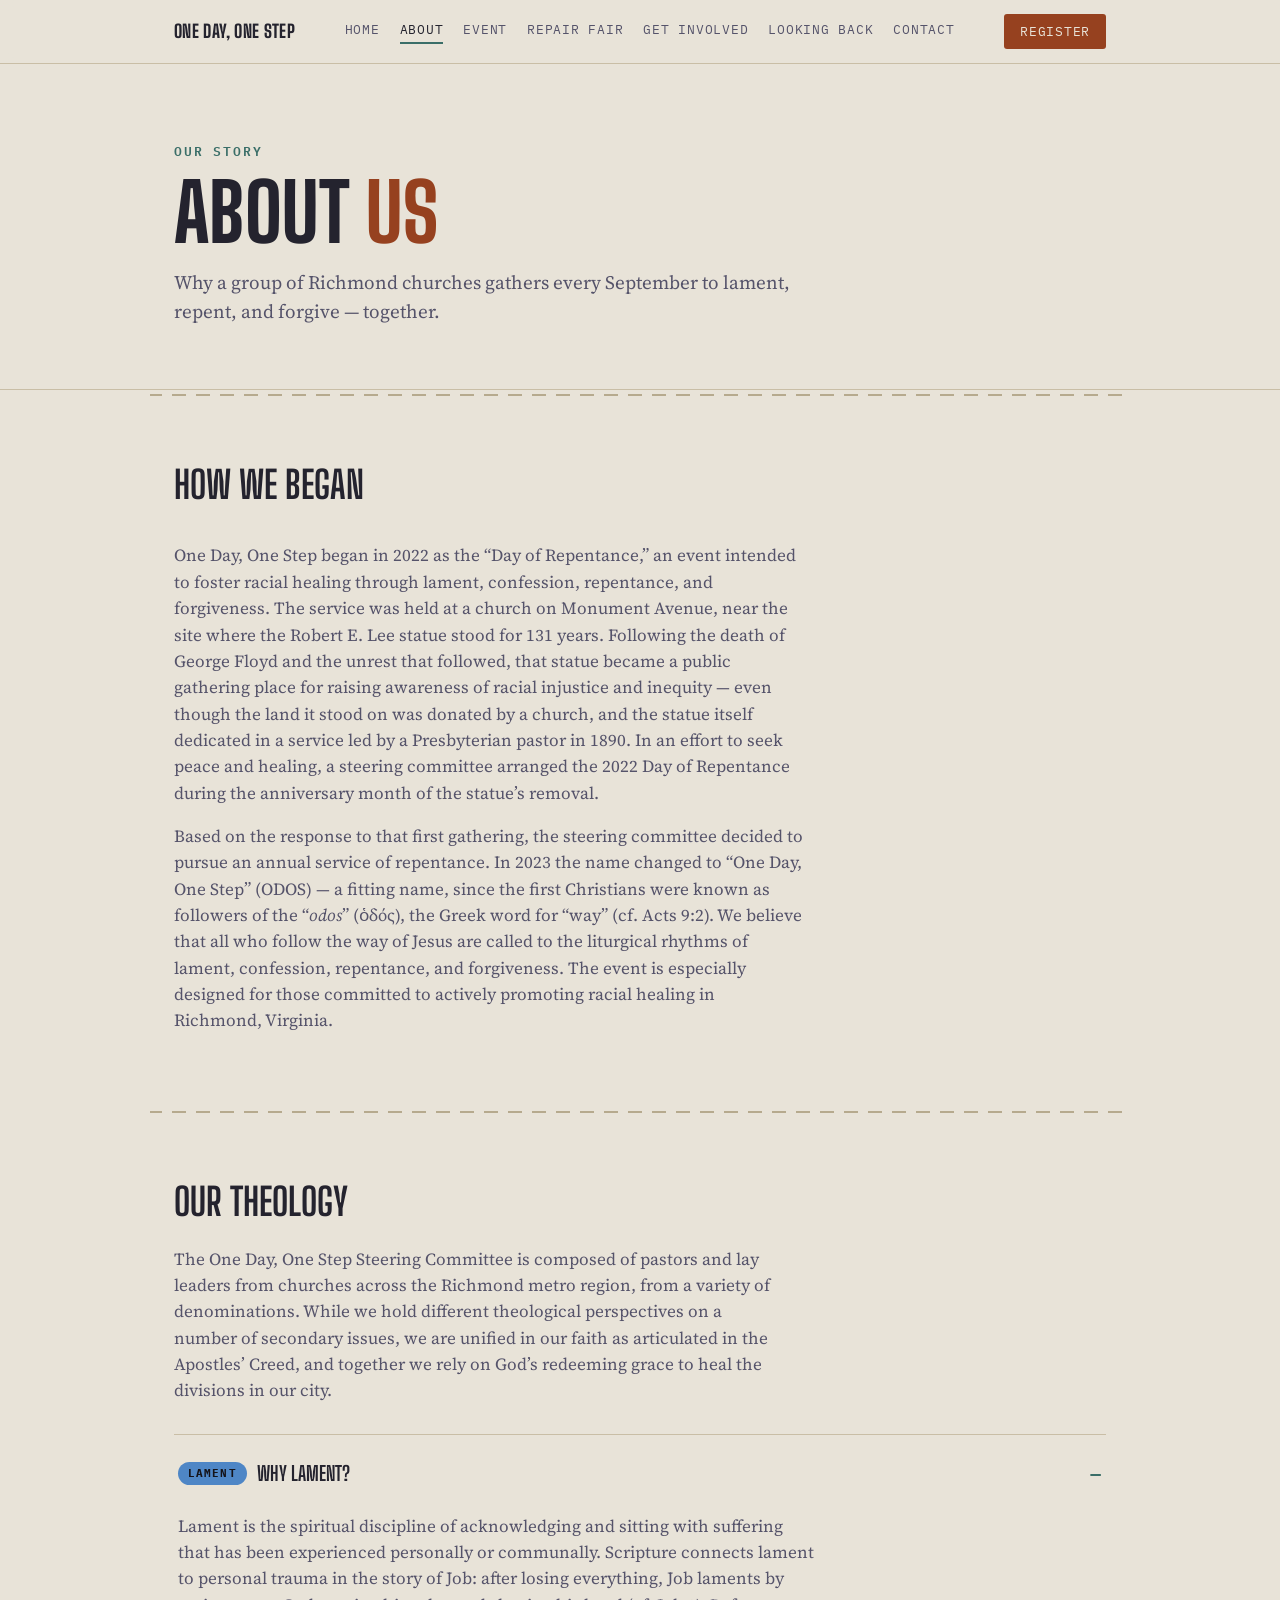
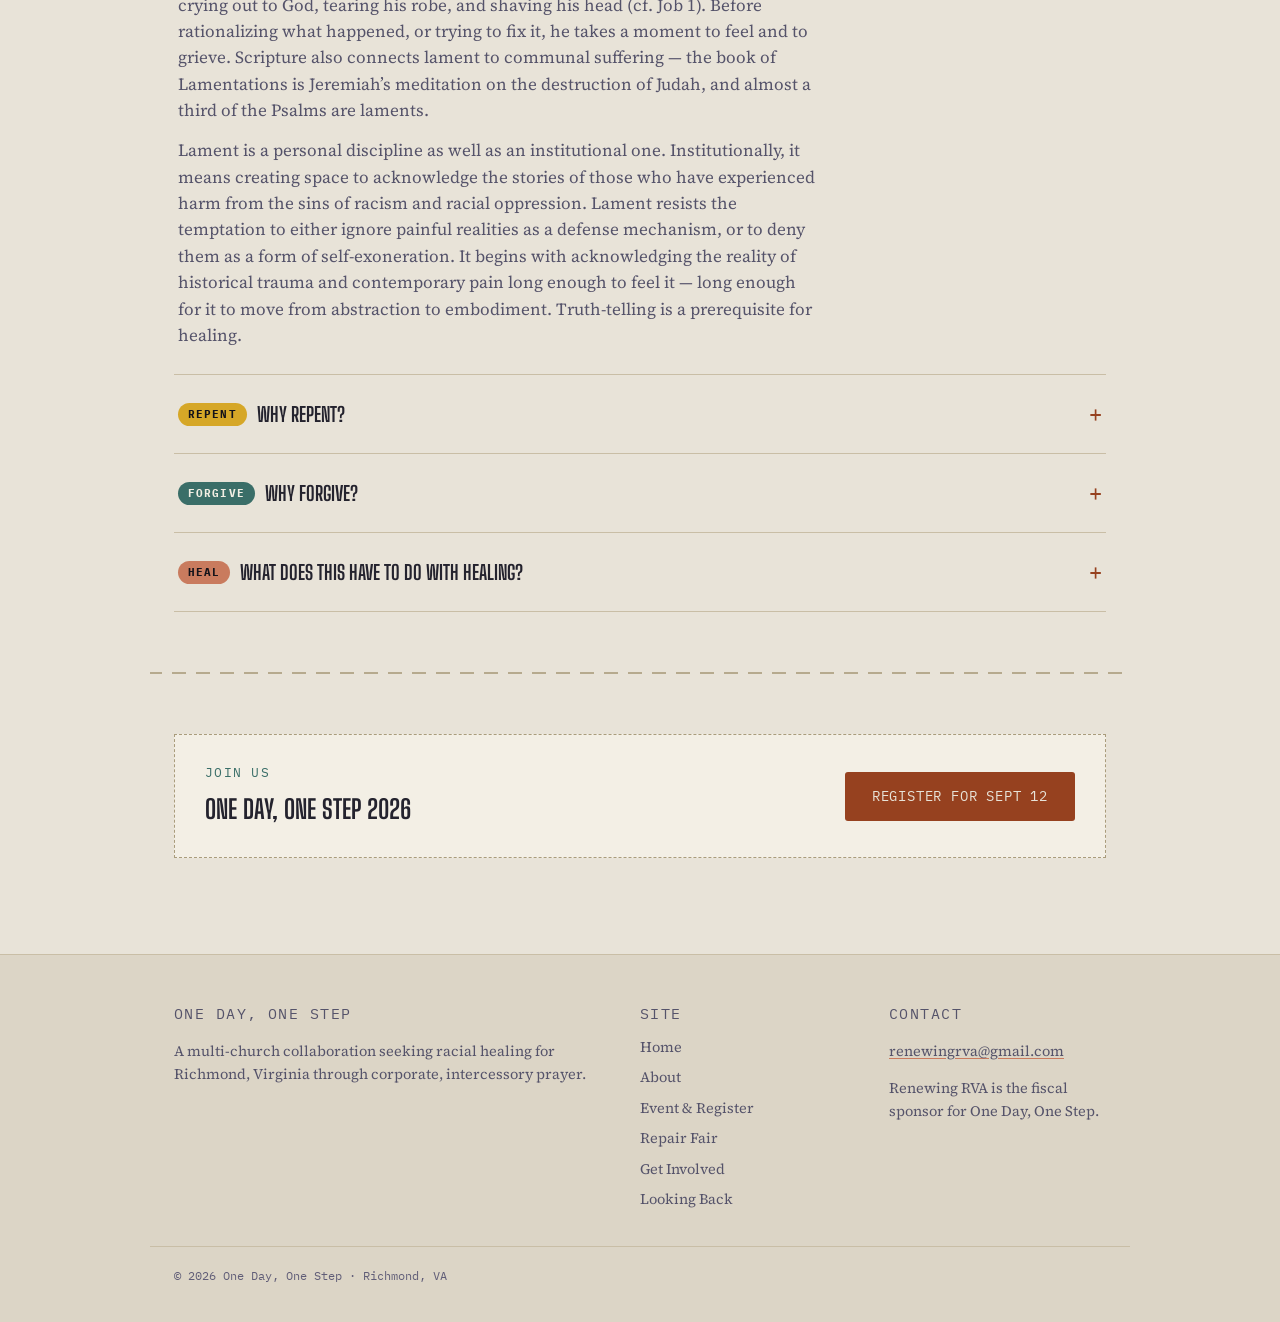
<file: about.html>
<!doctype html>
<html lang="en">
<head>
<meta charset="utf-8">
<title>About | One Day, One Step</title>
<meta name="viewport" content="width=device-width, initial-scale=1">
<meta name="description" content="The story of One Day, One Step and the theology of lament, repentance, and forgiveness behind Richmond's annual racial healing gathering.">
<link rel="preconnect" href="https://fonts.googleapis.com">
<link rel="preconnect" href="https://fonts.gstatic.com" crossorigin>
<link href="https://fonts.googleapis.com/css2?family=Big+Shoulders+Display:wght@500;600;700;800&family=Source+Serif+4:opsz,wght@8..60,400;8..60,500;8..60,600&family=Source+Serif+4:ital,wght@1,400&family=IBM+Plex+Mono:wght@400;500;600&display=swap" rel="stylesheet">
<link rel="stylesheet" href="css/site.css">
</head>
<body>

<nav class="site" aria-label="Primary">
  <div class="wrap">
    <a class="site-brand" href="index.html">One Day, One Step</a>
    <div class="site-links">
      <a href="index.html">Home</a>
      <a href="about.html" aria-current="page">About</a>
      <a href="https://www.onedayrva.org/event-details/one-day-one-step-2026" target="_blank" rel="noopener">Event</a>
      <a href="repair-fair.html">Repair Fair</a>
      <a href="get-involved.html">Get Involved</a>
      <a href="looking-back.html">Looking Back</a>
      <a href="mailto:renewingrva@gmail.com">Contact</a>
    </div>
    <a class="site-cta" href="https://www.onedayrva.org/event-details/one-day-one-step-2026" target="_blank" rel="noopener">Register</a>
  </div>
</nav>

<header class="masthead">
  <div class="wrap">
    <p class="eyebrow mono">OUR STORY</p>
    <h1 class="title">About <span class="thread-underline">Us</span></h1>
    <p class="lede">Why a group of Richmond churches gathers every September to lament, repent, and forgive &mdash; together.</p>
  </div>
</header>

<div class="seam"></div>

<section id="origin">
  <div class="wrap">
    <div class="section-head">
      <h2 class="section-title">How We Began</h2>
    </div>
    <p style="max-width:70ch; color:var(--ink-soft);">One Day, One Step began in 2022 as the &ldquo;Day of Repentance,&rdquo; an event intended to foster racial healing through lament, confession, repentance, and forgiveness. The service was held at a church on Monument Avenue, near the site where the Robert E. Lee statue stood for 131 years. Following the death of George Floyd and the unrest that followed, that statue became a public gathering place for raising awareness of racial injustice and inequity &mdash; even though the land it stood on was donated by a church, and the statue itself dedicated in a service led by a Presbyterian pastor in 1890. In an effort to seek peace and healing, a steering committee arranged the 2022 Day of Repentance during the anniversary month of the statue&rsquo;s removal.</p>
    <p style="max-width:70ch; color:var(--ink-soft);">Based on the response to that first gathering, the steering committee decided to pursue an annual service of repentance. In 2023 the name changed to &ldquo;One Day, One Step&rdquo; (ODOS) &mdash; a fitting name, since the first Christians were known as followers of the &ldquo;<em>odos</em>&rdquo; (ὁδός), the Greek word for &ldquo;way&rdquo; (cf. Acts 9:2). We believe that all who follow the way of Jesus are called to the liturgical rhythms of lament, confession, repentance, and forgiveness. The event is especially designed for those committed to actively promoting racial healing in Richmond, Virginia.</p>
  </div>
</section>

<div class="seam"></div>

<section id="theology">
  <div class="wrap">
    <div class="section-head">
      <h2 class="section-title">Our Theology</h2>
    </div>
    <p class="section-note">The One Day, One Step Steering Committee is composed of pastors and lay leaders from churches across the Richmond metro region, from a variety of denominations. While we hold different theological perspectives on a number of secondary issues, we are unified in our faith as articulated in the Apostles&rsquo; Creed, and together we rely on God&rsquo;s redeeming grace to heal the divisions in our city.</p>

    <div class="accordion">
      <details class="accordion-item" open>
        <summary><span class="summary-text"><span class="theo-tag lament">Lament</span>Why Lament?</span></summary>
        <div class="accordion-body">
          <p>Lament is the spiritual discipline of acknowledging and sitting with suffering that has been experienced personally or communally. Scripture connects lament to personal trauma in the story of Job: after losing everything, Job laments by crying out to God, tearing his robe, and shaving his head (cf. Job 1). Before rationalizing what happened, or trying to fix it, he takes a moment to feel and to grieve. Scripture also connects lament to communal suffering &mdash; the book of Lamentations is Jeremiah&rsquo;s meditation on the destruction of Judah, and almost a third of the Psalms are laments.</p>
          <p>Lament is a personal discipline as well as an institutional one. Institutionally, it means creating space to acknowledge the stories of those who have experienced harm from the sins of racism and racial oppression. Lament resists the temptation to either ignore painful realities as a defense mechanism, or to deny them as a form of self-exoneration. It begins with acknowledging the reality of historical trauma and contemporary pain long enough to feel it &mdash; long enough for it to move from abstraction to embodiment. Truth-telling is a prerequisite for healing.</p>
        </div>
      </details>

      <details class="accordion-item">
        <summary><span class="summary-text"><span class="theo-tag repent">Repent</span>Why Repent?</span></summary>
        <div class="accordion-body">
          <p>We understand biblical repentance to mean &ldquo;turning from sin and toward a godly lifestyle.&rdquo; The Old Testament verb for repent is the Hebrew <em>shuv</em>, a turning from sin and evil that is often corporate (cf. Ezekiel 18:30). The Greek word most often used for repentance in the New Testament is <em>metanoia</em> &mdash; not just a change in action, but a change in mind, heart, attitude, and prejudice. When Paul uses this word, he implies that God cares not only about our external actions, but also our hearts, and that authentic inward change should affect our behavior.</p>
          <p>Some may wonder why we repent of sin that happened in the past. Scripture repeatedly speaks of the iniquity of one generation visiting the next (e.g. Exodus 20:5), and community leaders confessing not just personal sin but ancestral sin: &ldquo;We and our fathers have sinned&rdquo; (Daniel 9:8, Psalm 106:7). Nehemiah grieves and repents for the actions of his fellow Israelites, though he did not commit those sins himself (Neh. 1:6&ndash;7).</p>
          <p>We are not free-floating individuals disconnected from the past &mdash; we are shaped by both the glory and the rebellion of those who came before us. While we may not have committed the historic sins of racism and racial oppression, we often share in their communal repercussions. God invites us, in grace, to take responsibility for and turn away from how individuals, communities, and systems have harmed others in the past, and to work to repair the ongoing effects of those harms.</p>
        </div>
      </details>

      <details class="accordion-item">
        <summary><span class="summary-text"><span class="theo-tag forgive">Forgive</span>Why Forgive?</span></summary>
        <div class="accordion-body">
          <p>When Jesus is asked how many times we are to forgive someone, he replies, &ldquo;I do not say to you seven times, but seventy times seven&rdquo; (cf. Matthew 18:22). Scholars don&rsquo;t believe Jesus means literally 490 times, but that we should continue forgiving until the forgiveness is complete. As God&rsquo;s forgiveness of us is unlimited, we should extend the same unlimited forgiveness to others.</p>
          <p>When offering forgiveness for egregious offenses, such as racial trauma, we acknowledge that we are limited in our human capacity to offer complete forgiveness. It is only when we turn our hearts to God and rely on the Holy Spirit to fill us with God&rsquo;s infinite grace that we can begin to release the forgiveness that leads to true and complete healing &mdash; as individuals, as a corporate body, and as a city.</p>
          <div class="photo-frame" style="max-width:420px; margin-top:6px;">
            <img src="images/2022-forgiveness-ritual.jpg" alt="Slips of paper, each bearing a name to be forgiven, burned in the ground during the 2022 service">
          </div>
          <p class="photo-caption">At the 2022 gathering, attendees wrote the names of people they wanted to forgive on slips of paper &mdash; then released that forgiveness by burning them.</p>
        </div>
      </details>

      <details class="accordion-item">
        <summary><span class="summary-text"><span class="theo-tag heal">Heal</span>What Does This Have to Do With Healing?</span></summary>
        <div class="accordion-body">
          <p>We believe that God heals and redeems. As 2 Chronicles 7:14 says: &ldquo;If my people who are called by my name will humble themselves and pray and seek my face and turn from their wicked ways, then I will hear from heaven, and forgive their sin and heal their land.&rdquo;</p>
          <p>One Day, One Step is an opportunity for the Christian community of Richmond to put that scripture into action. During the service we explain and embody biblically rooted lament, confession, repentance, and forgiveness. Confession is an act of faith that the Gospel is more powerful than our collective sin and shame; repentance affirms that racism does not have to have the last word in Richmond&rsquo;s story. We believe repentance, through the Holy Spirit, must change how we live and love one another &mdash; which is why One Day, One Step partners with Richmond organizations to host a Repair Fair immediately following the service, so residents can learn how to tangibly &ldquo;seek the welfare of the city&rdquo; (cf. Jeremiah 29:7). We believe One Day, One Step and its partners can play a real role in how God brings structural repair to Richmond and interpersonal healing to its residents.</p>
        </div>
      </details>
    </div>
  </div>
</section>

<div class="seam"></div>

<section id="about-cta">
  <div class="wrap">
    <div class="callout">
      <div>
        <p class="callout-label">Join us</p>
        <p class="callout-title">One Day, One Step 2026</p>
      </div>
      <a class="btn btn-primary" href="https://www.onedayrva.org/event-details/one-day-one-step-2026" target="_blank" rel="noopener">Register for Sept 12</a>
    </div>
  </div>
</section>

<footer class="site-footer">
  <div class="wrap footer-grid">
    <div>
      <p class="footer-label">One Day, One Step</p>
      <p>A multi-church collaboration seeking racial healing for Richmond, Virginia through corporate, intercessory prayer.</p>
    </div>
    <div>
      <p class="footer-label">Site</p>
      <nav>
        <a href="index.html">Home</a>
        <a href="about.html">About</a>
        <a href="https://www.onedayrva.org/event-details/one-day-one-step-2026" target="_blank" rel="noopener">Event &amp; Register</a>
        <a href="repair-fair.html">Repair Fair</a>
        <a href="get-involved.html">Get Involved</a>
        <a href="looking-back.html">Looking Back</a>
      </nav>
    </div>
    <div>
      <p class="footer-label">Contact</p>
      <p><a href="mailto:renewingrva@gmail.com">renewingrva@gmail.com</a></p>
      <p>Renewing RVA is the fiscal sponsor for One Day, One Step.</p>
    </div>
  </div>
  <div class="footer-bottom wrap">
    &copy; 2026 One Day, One Step &middot; Richmond, VA
  </div>
</footer>

</body>
</html>
</file>
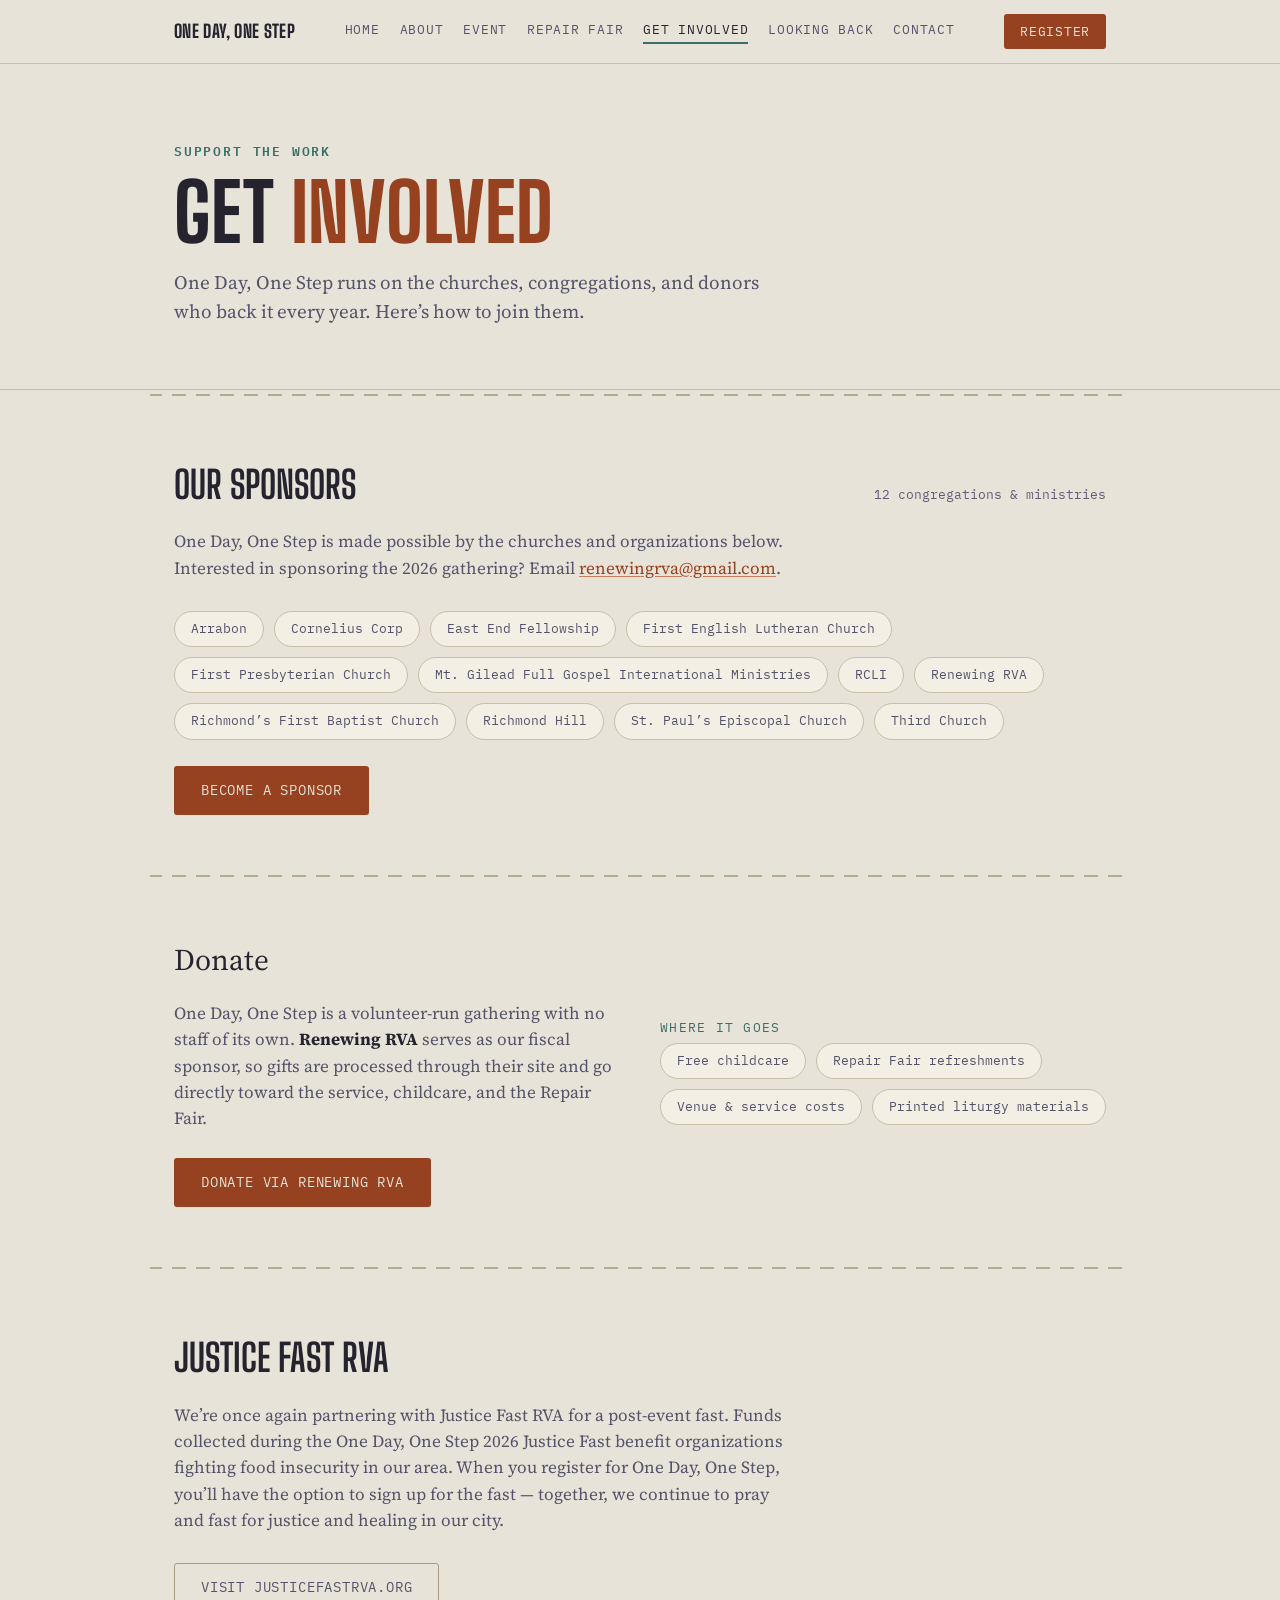
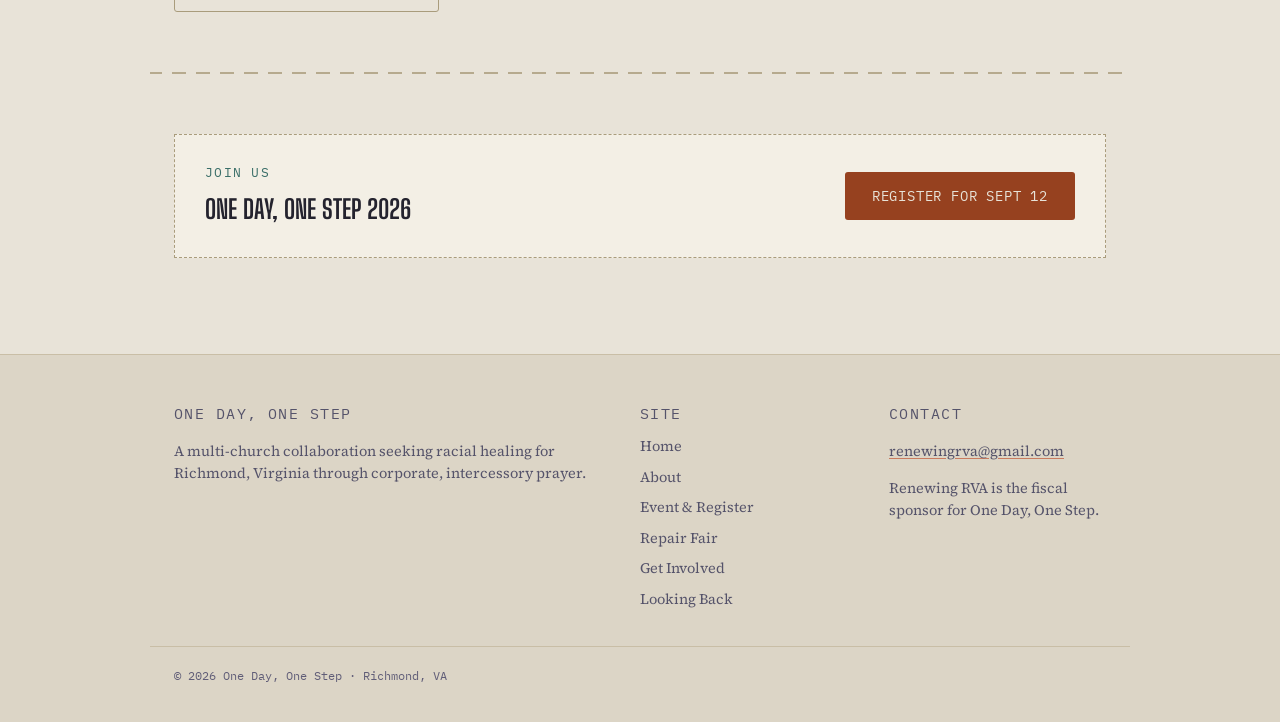
<file: get-involved.html>
<!doctype html>
<html lang="en">
<head>
<meta charset="utf-8">
<title>Get Involved | One Day, One Step</title>
<meta name="viewport" content="width=device-width, initial-scale=1">
<meta name="description" content="Sponsor One Day, One Step, give through our fiscal partner Renewing RVA, or join the Justice Fast RVA post-event fast.">
<link rel="preconnect" href="https://fonts.googleapis.com">
<link rel="preconnect" href="https://fonts.gstatic.com" crossorigin>
<link href="https://fonts.googleapis.com/css2?family=Big+Shoulders+Display:wght@500;600;700;800&family=Source+Serif+4:opsz,wght@8..60,400;8..60,500;8..60,600&family=Source+Serif+4:ital,wght@1,400&family=IBM+Plex+Mono:wght@400;500;600&display=swap" rel="stylesheet">
<link rel="stylesheet" href="css/site.css">
</head>
<body>

<nav class="site" aria-label="Primary">
  <div class="wrap">
    <a class="site-brand" href="index.html">One Day, One Step</a>
    <div class="site-links">
      <a href="index.html">Home</a>
      <a href="about.html">About</a>
      <a href="https://www.onedayrva.org/event-details/one-day-one-step-2026" target="_blank" rel="noopener">Event</a>
      <a href="repair-fair.html">Repair Fair</a>
      <a href="get-involved.html" aria-current="page">Get Involved</a>
      <a href="looking-back.html">Looking Back</a>
      <a href="mailto:renewingrva@gmail.com">Contact</a>
    </div>
    <a class="site-cta" href="https://www.onedayrva.org/event-details/one-day-one-step-2026" target="_blank" rel="noopener">Register</a>
  </div>
</nav>

<header class="masthead">
  <div class="wrap">
    <p class="eyebrow mono">SUPPORT THE WORK</p>
    <h1 class="title">Get <span class="thread-underline">Involved</span></h1>
    <p class="lede">One Day, One Step runs on the churches, congregations, and donors who back it every year. Here&rsquo;s how to join them.</p>
  </div>
</header>

<div class="seam"></div>

<section id="sponsors">
  <div class="wrap">
    <div class="section-head">
      <h2 class="section-title">Our Sponsors</h2>
      <span class="section-count mono">12 congregations &amp; ministries</span>
    </div>
    <p class="section-note">One Day, One Step is made possible by the churches and organizations below. Interested in sponsoring the 2026 gathering? Email <a href="mailto:renewingrva@gmail.com">renewingrva@gmail.com</a>.</p>
    <div class="pill-row">
      <span class="pill">Arrabon</span>
      <span class="pill">Cornelius Corp</span>
      <span class="pill">East End Fellowship</span>
      <span class="pill">First English Lutheran Church</span>
      <span class="pill">First Presbyterian Church</span>
      <span class="pill">Mt. Gilead Full Gospel International Ministries</span>
      <span class="pill">RCLI</span>
      <span class="pill">Renewing RVA</span>
      <span class="pill">Richmond&rsquo;s First Baptist Church</span>
      <span class="pill">Richmond Hill</span>
      <span class="pill">St. Paul&rsquo;s Episcopal Church</span>
      <span class="pill">Third Church</span>
    </div>
    <div class="btn-row">
      <a class="btn btn-primary" href="mailto:renewingrva@gmail.com?subject=Sponsoring%20One%20Day%2C%20One%20Step%202026">Become a Sponsor</a>
    </div>
  </div>
</section>

<div class="seam"></div>

<section id="donate">
  <div class="wrap">
    <div class="feature-row">
      <div>
        <p class="section-title" style="font-size:clamp(24px,3.2vw,30px); margin:0 0 12px;">Donate</p>
        <p style="color:var(--ink-soft); max-width:56ch;">One Day, One Step is a volunteer-run gathering with no staff of its own. <strong style="color:var(--ink);">Renewing RVA</strong> serves as our fiscal sponsor, so gifts are processed through their site and go directly toward the service, childcare, and the Repair Fair.</p>
        <div class="btn-row">
          <a class="btn btn-primary" href="http://www.renewingrva.org" target="_blank" rel="noopener">Donate via Renewing RVA</a>
        </div>
      </div>
      <div>
        <p class="callout-label mono">WHERE IT GOES</p>
        <div class="pill-row">
          <span class="pill">Free childcare</span>
          <span class="pill">Repair Fair refreshments</span>
          <span class="pill">Venue &amp; service costs</span>
          <span class="pill">Printed liturgy materials</span>
        </div>
      </div>
    </div>
  </div>
</section>

<div class="seam"></div>

<section id="justice-fast">
  <div class="wrap">
    <div class="section-head">
      <h2 class="section-title">Justice Fast RVA</h2>
    </div>
    <p class="section-note">We&rsquo;re once again partnering with Justice Fast RVA for a post-event fast. Funds collected during the One Day, One Step 2026 Justice Fast benefit organizations fighting food insecurity in our area. When you register for One Day, One Step, you&rsquo;ll have the option to sign up for the fast &mdash; together, we continue to pray and fast for justice and healing in our city.</p>
    <div class="btn-row">
      <a class="btn btn-outline" href="https://justicefastrva.org/" target="_blank" rel="noopener">Visit JusticeFastRVA.org</a>
    </div>
  </div>
</section>

<div class="seam"></div>

<section id="involved-cta">
  <div class="wrap">
    <div class="callout">
      <div>
        <p class="callout-label">Join us</p>
        <p class="callout-title">One Day, One Step 2026</p>
      </div>
      <a class="btn btn-primary" href="https://www.onedayrva.org/event-details/one-day-one-step-2026" target="_blank" rel="noopener">Register for Sept 12</a>
    </div>
  </div>
</section>

<footer class="site-footer">
  <div class="wrap footer-grid">
    <div>
      <p class="footer-label">One Day, One Step</p>
      <p>A multi-church collaboration seeking racial healing for Richmond, Virginia through corporate, intercessory prayer.</p>
    </div>
    <div>
      <p class="footer-label">Site</p>
      <nav>
        <a href="index.html">Home</a>
        <a href="about.html">About</a>
        <a href="https://www.onedayrva.org/event-details/one-day-one-step-2026" target="_blank" rel="noopener">Event &amp; Register</a>
        <a href="repair-fair.html">Repair Fair</a>
        <a href="get-involved.html">Get Involved</a>
        <a href="looking-back.html">Looking Back</a>
      </nav>
    </div>
    <div>
      <p class="footer-label">Contact</p>
      <p><a href="mailto:renewingrva@gmail.com">renewingrva@gmail.com</a></p>
      <p>Renewing RVA is the fiscal sponsor for One Day, One Step.</p>
    </div>
  </div>
  <div class="footer-bottom wrap">
    &copy; 2026 One Day, One Step &middot; Richmond, VA
  </div>
</footer>

</body>
</html>
</file>
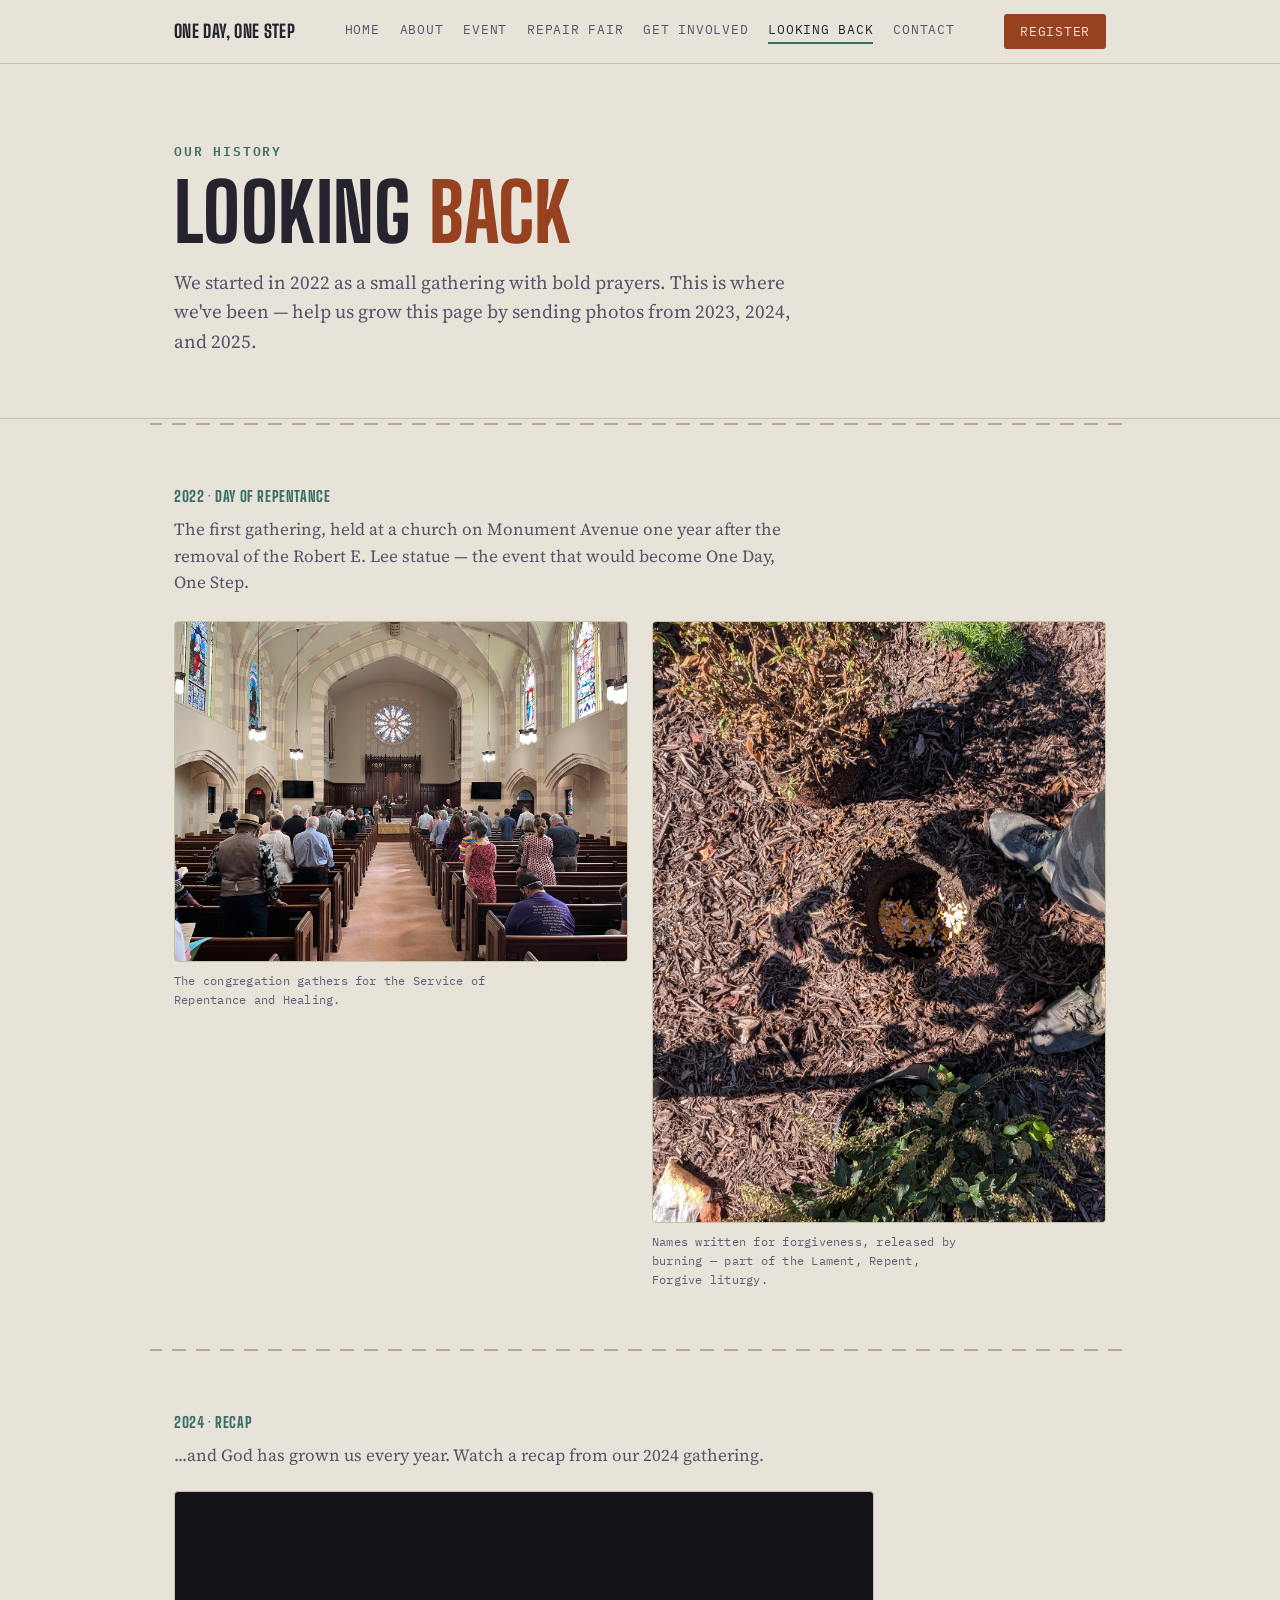
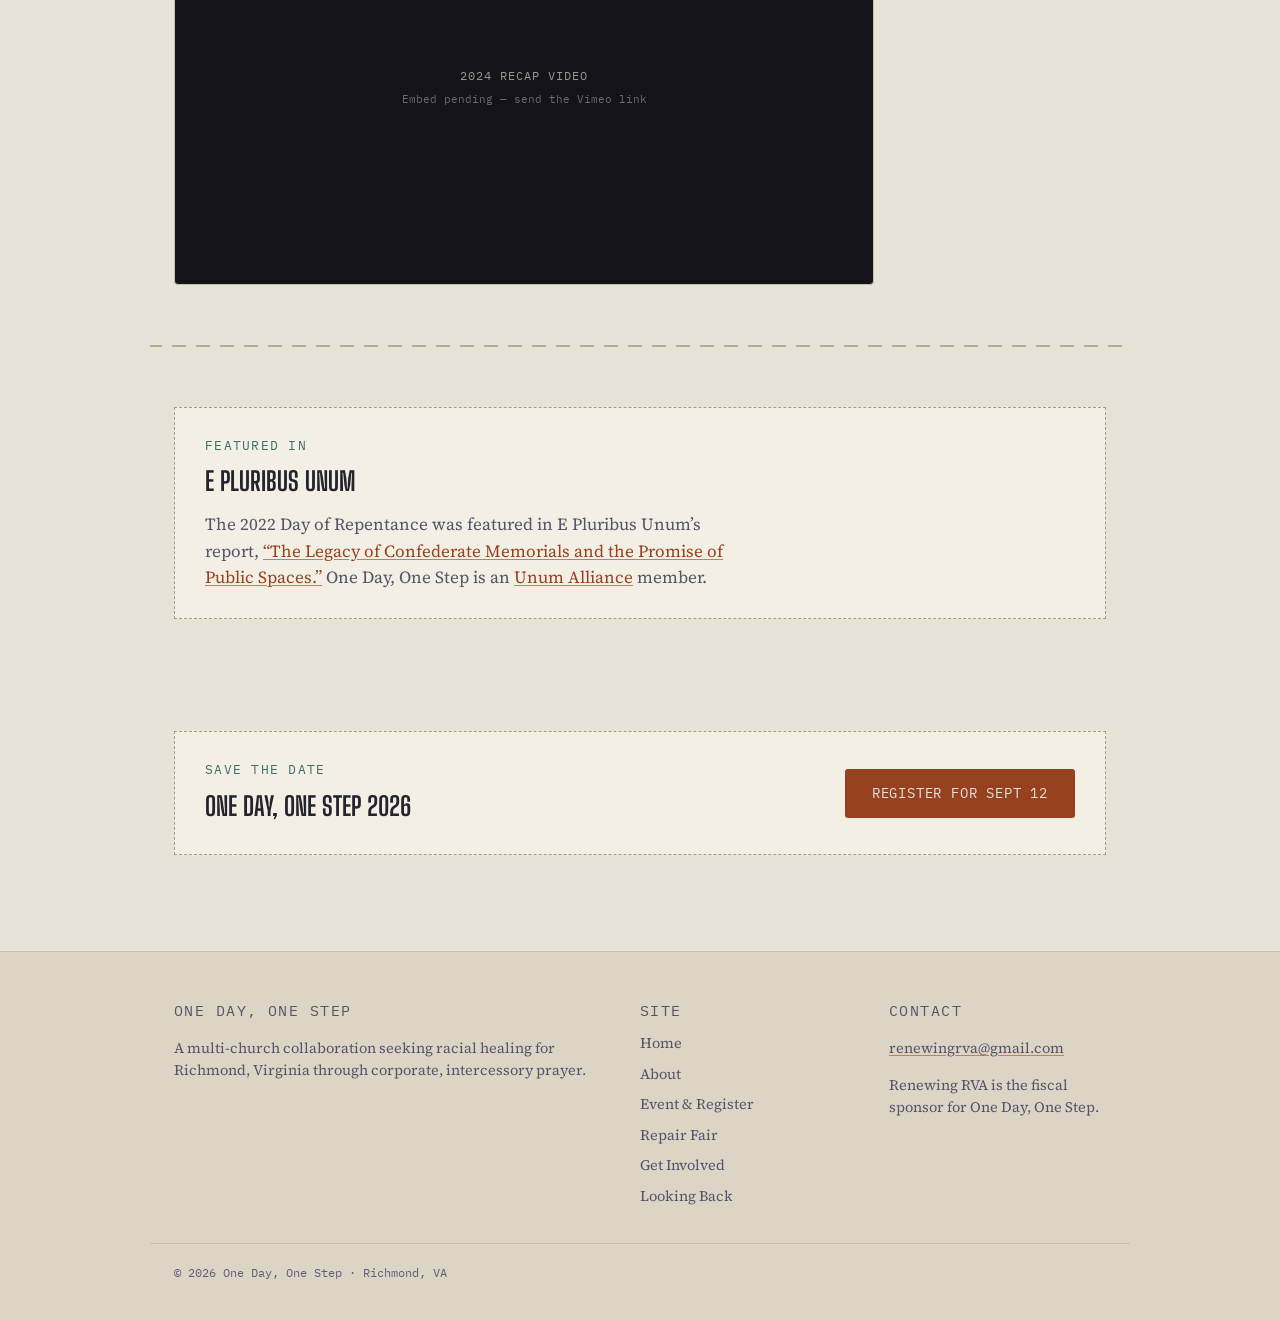
<file: looking-back.html>
<!doctype html>
<html lang="en">
<head>
<meta charset="utf-8">
<title>Looking Back | One Day, One Step</title>
<meta name="viewport" content="width=device-width, initial-scale=1">
<meta name="description" content="Photos and video from past One Day, One Step gatherings in Richmond, VA, since 2022.">
<link rel="preconnect" href="https://fonts.googleapis.com">
<link rel="preconnect" href="https://fonts.gstatic.com" crossorigin>
<link href="https://fonts.googleapis.com/css2?family=Big+Shoulders+Display:wght@500;600;700;800&family=Source+Serif+4:opsz,wght@8..60,400;8..60,500;8..60,600&family=Source+Serif+4:ital,wght@1,400&family=IBM+Plex+Mono:wght@400;500;600&display=swap" rel="stylesheet">
<link rel="stylesheet" href="css/site.css">
</head>
<body>

<nav class="site" aria-label="Primary">
  <div class="wrap">
    <a class="site-brand" href="index.html">One Day, One Step</a>
    <div class="site-links">
      <a href="index.html">Home</a>
      <a href="about.html">About</a>
      <a href="https://www.onedayrva.org/event-details/one-day-one-step-2026" target="_blank" rel="noopener">Event</a>
      <a href="repair-fair.html">Repair Fair</a>
      <a href="get-involved.html">Get Involved</a>
      <a href="looking-back.html" aria-current="page">Looking Back</a>
      <a href="mailto:renewingrva@gmail.com">Contact</a>
    </div>
    <a class="site-cta" href="https://www.onedayrva.org/event-details/one-day-one-step-2026" target="_blank" rel="noopener">Register</a>
  </div>
</nav>

<header class="masthead">
  <div class="wrap">
    <p class="eyebrow mono">OUR HISTORY</p>
    <h1 class="title">Looking <span class="thread-underline">Back</span></h1>
    <p class="lede">We started in 2022 as a small gathering with bold prayers. This is where we've been &mdash; help us grow this page by sending photos from 2023, 2024, and 2025.</p>
  </div>
</header>

<div class="seam"></div>

<section id="y2022">
  <div class="wrap">
    <p class="year-marker mono">2022 &middot; DAY OF REPENTANCE</p>
    <p style="max-width:70ch; color:var(--ink-soft); margin-top:-6px;">The first gathering, held at a church on Monument Avenue one year after the removal of the Robert E. Lee statue &mdash; the event that would become One Day, One Step.</p>
    <div class="gallery-grid" style="margin-top:26px;">
      <div class="gallery-item">
        <div class="photo-frame">
          <img src="images/2022-sanctuary.jpg" alt="Congregation standing together in worship at the 2022 Day of Repentance service">
        </div>
        <p class="photo-caption">The congregation gathers for the Service of Repentance and Healing.</p>
      </div>
      <div class="gallery-item">
        <div class="photo-frame">
          <img src="images/2022-forgiveness-ritual.jpg" alt="Slips of paper, each bearing a name to be forgiven, burned in the ground during the 2022 service">
        </div>
        <p class="photo-caption">Names written for forgiveness, released by burning &mdash; part of the Lament, Repent, Forgive liturgy.</p>
      </div>
    </div>
  </div>
</section>

<div class="seam"></div>

<section id="y2024">
  <div class="wrap">
    <p class="year-marker mono">2024 &middot; RECAP</p>
    <p style="max-width:70ch; color:var(--ink-soft); margin-top:-6px;">...and God has grown us every year. Watch a recap from our 2024 gathering.</p>
    <div class="video-frame" style="max-width:700px; margin-top:22px;">
      <!-- TODO: swap in the recap video embed once we have the Vimeo/YouTube link -->
      <div style="position:absolute; inset:0; display:flex; align-items:center; justify-content:center; flex-direction:column; gap:6px; color:#9C978A; text-align:center; padding:20px;">
        <span class="mono" style="font-size:12px; letter-spacing:0.08em; text-transform:uppercase;">2024 Recap Video</span>
        <span class="mono" style="font-size:11px; color:#6b6878;">Embed pending &mdash; send the Vimeo link</span>
      </div>
    </div>
  </div>
</section>

<div class="seam"></div>

<section id="reading">
  <div class="wrap">
    <div class="callout">
      <div>
        <p class="callout-label">Featured in</p>
        <p class="callout-title">E Pluribus Unum</p>
        <p style="color:var(--ink-soft); max-width:60ch; margin:10px 0 0;">The 2022 Day of Repentance was featured in E Pluribus Unum&rsquo;s report, <a href="https://www.unumfund.org/wp-content/uploads/2020/11/PRRI-Aug_2023_Public-spaces-FINAL.pdf" target="_blank" rel="noopener">&ldquo;The Legacy of Confederate Memorials and the Promise of Public Spaces.&rdquo;</a> One Day, One Step is an <a href="https://www.unumfund.org/" target="_blank" rel="noopener">Unum Alliance</a> member.</p>
      </div>
    </div>
  </div>
</section>

<section id="next-cta">
  <div class="wrap">
    <div class="callout">
      <div>
        <p class="callout-label">Save the date</p>
        <p class="callout-title">One Day, One Step 2026</p>
      </div>
      <a class="btn btn-primary" href="https://www.onedayrva.org/event-details/one-day-one-step-2026" target="_blank" rel="noopener">Register for Sept 12</a>
    </div>
  </div>
</section>

<footer class="site-footer">
  <div class="wrap footer-grid">
    <div>
      <p class="footer-label">One Day, One Step</p>
      <p>A multi-church collaboration seeking racial healing for Richmond, Virginia through corporate, intercessory prayer.</p>
    </div>
    <div>
      <p class="footer-label">Site</p>
      <nav>
        <a href="index.html">Home</a>
        <a href="about.html">About</a>
        <a href="https://www.onedayrva.org/event-details/one-day-one-step-2026" target="_blank" rel="noopener">Event &amp; Register</a>
        <a href="repair-fair.html">Repair Fair</a>
        <a href="get-involved.html">Get Involved</a>
        <a href="looking-back.html">Looking Back</a>
      </nav>
    </div>
    <div>
      <p class="footer-label">Contact</p>
      <p><a href="mailto:renewingrva@gmail.com">renewingrva@gmail.com</a></p>
      <p>Renewing RVA is the fiscal sponsor for One Day, One Step.</p>
    </div>
  </div>
  <div class="footer-bottom wrap">
    &copy; 2026 One Day, One Step &middot; Richmond, VA
  </div>
</footer>

</body>
</html>
</file>
<file: css/site.css>
/* =========================================================
   One Day, One Step — shared site styles
   Design language carried over from the Repair Fair page:
   paper/ink palette, terracotta accent, teal "thread" accent,
   Big Shoulders Display / Source Serif 4 / IBM Plex Mono.
   ========================================================= */

:root{
  --paper: #E8E3D8;
  --paper-raised: #F3EFE5;
  --paper-deep: #DCD5C6;
  --ink: #24232E;
  --ink-soft: #55536A;
  --ink-faint: #605D77;
  --accent: #96411F;
  --accent-soft: #C97B5E;
  --thread: #3A6E68;
  --thread-soft: #6B958F;
  --line: #C9BEA6;
  --line-strong: #A99C7C;
  --shadow: rgba(36,35,46,0.10);

  /* The Lament / Repent / Forgive triad — carried over from the original
     site's monument-pedestal mark, where each word had its own color.
     Reused as a recurring, content-encoded accent (not decorative). */
  --lament: #4E86C6;
  --repent: #D6A727;
  --forgive: #3A6E68;
}

@media (prefers-color-scheme: dark){
  :root:not([data-theme="light"]){
    --paper: #1A1822;
    --paper-raised: #221F2C;
    --paper-deep: #14131A;
    --ink: #EDE7D8;
    --ink-soft: #B7B2C6;
    --ink-faint: #817D93;
    --accent: #E08A5E;
    --accent-soft: #C97B5E;
    --thread: #7FBBB2;
    --thread-soft: #5C948C;
    --line: #3B3849;
    --line-strong: #504C63;
    --shadow: rgba(0,0,0,0.35);
    --lament: #7EA9DC;
    --repent: #E8C158;
    --forgive: #7FBBB2;
  }
}
:root[data-theme="dark"]{
  --paper: #1A1822;
  --paper-raised: #221F2C;
  --paper-deep: #14131A;
  --ink: #EDE7D8;
  --ink-soft: #B7B2C6;
  --ink-faint: #817D93;
  --accent: #E08A5E;
  --accent-soft: #C97B5E;
  --thread: #7FBBB2;
  --thread-soft: #5C948C;
  --line: #3B3849;
  --line-strong: #504C63;
  --shadow: rgba(0,0,0,0.35);
  --lament: #7EA9DC;
  --repent: #E8C158;
  --forgive: #7FBBB2;
}

*{ box-sizing: border-box; }
html{ scroll-behavior: smooth; }
body{
  margin:0;
  background: var(--paper);
  color: var(--ink);
  font-family: "Source Serif 4", Georgia, "Times New Roman", serif;
  font-size: 17px;
  line-height: 1.55;
  -webkit-font-smoothing: antialiased;
}
@media (prefers-reduced-motion: reduce){
  html{ scroll-behavior: auto; }
  *{ animation-duration: 0.001ms !important; transition-duration: 0.001ms !important; }
}

.mono{ font-family: "IBM Plex Mono", ui-monospace, "SF Mono", Consolas, monospace; }
.display{ font-family: "Big Shoulders Display", "Arial Narrow", sans-serif; text-transform: uppercase; }

a{ color: var(--accent); text-decoration-color: var(--accent-soft); text-underline-offset: 2px; }
a:hover{ color: var(--thread); text-decoration-color: var(--thread-soft); }
a:focus-visible, button:focus-visible, input:focus-visible{
  outline: 2px solid var(--thread);
  outline-offset: 3px;
}

.wrap{ max-width: 980px; margin: 0 auto; padding: 0 24px; }

img{ max-width: 100%; display: block; }

/* ---------- Stitched seam divider ---------- */
.seam{
  height: 10px;
  margin: 0 auto;
  max-width: 980px;
  background-image: repeating-linear-gradient(
    to right,
    var(--line-strong) 0 14px,
    transparent 14px 24px
  );
  background-position: center;
  background-size: 24px 2px;
  background-repeat: repeat-x;
  opacity: 0.8;
}

/* ---------- Site-wide primary nav ---------- */
nav.site{
  position: sticky;
  top: 0;
  z-index: 30;
  background: color-mix(in srgb, var(--paper) 92%, transparent);
  backdrop-filter: blur(6px);
  border-bottom: 1px solid var(--line);
}
nav.site .wrap{
  display: flex;
  align-items: center;
  justify-content: space-between;
  gap: 20px;
  padding: 14px 24px;
}
.site-brand{
  font-family: "Big Shoulders Display", sans-serif;
  font-weight: 800;
  text-transform: uppercase;
  font-size: 18px;
  letter-spacing: 0.02em;
  color: var(--ink);
  text-decoration: none;
  white-space: nowrap;
}
.site-brand:hover{ color: var(--accent); }
.site-links{
  display: flex;
  flex-wrap: wrap;
  gap: 6px 20px;
  align-items: center;
}
.site-links a{
  font-family: "IBM Plex Mono", monospace;
  font-size: 12.5px;
  letter-spacing: 0.06em;
  text-transform: uppercase;
  color: var(--ink-soft);
  text-decoration: none;
  white-space: nowrap;
  border-bottom: 2px solid transparent;
  padding-bottom: 3px;
}
.site-links a:hover{ color: var(--accent); border-color: var(--accent-soft); }
.site-links a[aria-current="page"]{ color: var(--ink); border-color: var(--thread); }
.site-links .soon{
  font-family: "IBM Plex Mono", monospace;
  font-size: 12.5px;
  letter-spacing: 0.06em;
  text-transform: uppercase;
  color: var(--ink-faint);
  white-space: nowrap;
  cursor: default;
}
.site-cta{
  font-family: "IBM Plex Mono", monospace;
  font-size: 12.5px;
  letter-spacing: 0.06em;
  text-transform: uppercase;
  color: var(--paper);
  background: var(--accent);
  text-decoration: none;
  padding: 8px 16px;
  border-radius: 3px;
  white-space: nowrap;
}
.site-cta:hover{ background: var(--thread); color: var(--paper); }

.back-link{
  font-family: "IBM Plex Mono", monospace;
  font-size: 13px;
  letter-spacing: 0.03em;
  color: var(--ink-soft);
  text-decoration: none;
  display: inline-block;
  /* Padding+negative-margin: grows the tap target toward 44px without
     changing the bar's visible height or nav.jump's sticky offset below. */
  padding: 12px 0;
  margin: -12px 0;
}
.back-link:hover{ color: var(--accent); }

/* ---------- In-page jump nav (Directory / Sponsors / Thank You / Reading List / Upcoming) ---------- */
nav.jump{
  position: sticky;
  top: 49px; /* sits just below the .back-link bar above it */
  z-index: 20;
  background: color-mix(in srgb, var(--paper) 92%, transparent);
  backdrop-filter: blur(6px);
  border-bottom: 1px solid var(--line);
}
nav.jump::after{
  /* Hints there's more to scroll when the links overflow (mobile) */
  content: "";
  position: absolute;
  top: 0; right: 0; bottom: 1px;
  width: 28px;
  background: linear-gradient(to right, transparent, var(--paper));
  pointer-events: none;
}
nav.jump .wrap{
  display: flex;
  align-items: center;
  gap: 22px;
  padding: 12px 24px;
  overflow-x: auto;
}
nav.jump a{
  font-family: "IBM Plex Mono", monospace;
  font-size: 12.5px;
  letter-spacing: 0.06em;
  text-transform: uppercase;
  color: var(--ink-soft);
  text-decoration: none;
  white-space: nowrap;
  border-bottom: 2px solid transparent;
  padding: 10px 0 3px;
  margin-top: -10px;
}
nav.jump a:hover{ color: var(--accent); border-color: var(--accent-soft); }

@media (max-width: 760px){
  nav.site .wrap{ flex-wrap: wrap; }
  .site-links{ order: 3; width: 100%; overflow-x: auto; padding-top: 4px; }
}

/* ---------- Page header / masthead ---------- */
header.masthead{
  padding: 64px 0 40px;
  border-bottom: 1px solid var(--line);
  background: var(--paper);
}
.eyebrow{
  font-size: 13px;
  letter-spacing: 0.14em;
  color: var(--thread);
  font-weight: 600;
}
.masthead-head{
  display: flex;
  align-items: center;
  gap: 26px;
}
.masthead-logo-frame{
  flex: none;
  height: clamp(90px, 16vw, 168px);
  width: clamp(90px, 16vw, 168px);
  display: flex;
  align-items: center;
  justify-content: center;
  background: var(--paper-raised);
  border: 1px solid var(--line);
  border-radius: 10px;
  padding: 10px;
}
.masthead-logo-frame img{
  max-height: 100%;
  max-width: 100%;
  object-fit: contain;
  border-radius: 6px;
}
@media (max-width: 560px){
  .masthead-head{ gap: 16px; }
}
h1.title{
  font-family: "Big Shoulders Display", "Arial Narrow", sans-serif;
  font-weight: 800;
  text-transform: uppercase;
  font-size: clamp(40px, 8vw, 80px);
  line-height: 0.94;
  letter-spacing: 0.005em;
  margin: 10px 0 18px;
  color: var(--ink);
  text-wrap: balance;
}
.title .thread-underline{ color: var(--accent); }
.lede{
  max-width: 62ch;
  font-size: 19px;
  color: var(--ink-soft);
  margin: 0 0 22px;
}
.meta-row{
  display: flex;
  flex-wrap: wrap;
  gap: 10px 28px;
  font-size: 14px;
  color: var(--ink-faint);
}
.meta-row strong{ color: var(--ink-soft); font-weight: 600; }

/* ---------- Buttons ---------- */
.btn{
  display: inline-block;
  font-family: "IBM Plex Mono", monospace;
  font-size: 13.5px;
  letter-spacing: 0.06em;
  text-transform: uppercase;
  text-decoration: none;
  padding: 13px 26px;
  border-radius: 3px;
  border: 1px solid transparent;
}
.btn-primary{
  background: var(--accent);
  color: var(--paper);
}
.btn-primary:hover{ background: var(--thread); color: var(--paper); }
.btn-outline{
  background: transparent;
  border-color: var(--line-strong);
  color: var(--ink-soft);
}
.btn-outline:hover{ border-color: var(--accent-soft); color: var(--accent); }
.btn-row{ display: flex; flex-wrap: wrap; gap: 12px; margin-top: 26px; }

/* ---------- Section shell ---------- */
section{ padding: 56px 0; }
section.tight{ padding-top: 20px; }
.section-head{
  display: flex;
  align-items: baseline;
  justify-content: space-between;
  gap: 16px;
  margin-bottom: 28px;
  flex-wrap: wrap;
}
h2.section-title{
  font-family: "Big Shoulders Display", sans-serif;
  text-transform: uppercase;
  font-weight: 700;
  font-size: clamp(28px, 4vw, 38px);
  margin: 0;
  color: var(--ink);
}
.section-count{
  font-family: "IBM Plex Mono", monospace;
  font-size: 13px;
  color: var(--ink-faint);
}
.section-note{
  max-width: 68ch;
  color: var(--ink-soft);
  margin: -14px 0 30px;
}

/* ---------- Callout (save-the-date etc) ---------- */
.callout{
  border: 1px dashed var(--line-strong);
  background: var(--paper-raised);
  padding: 28px 30px;
  display: flex;
  align-items: center;
  justify-content: space-between;
  gap: 20px;
  flex-wrap: wrap;
}
.callout-label{
  font-family: "IBM Plex Mono", monospace;
  font-size: 12.5px;
  letter-spacing: 0.1em;
  text-transform: uppercase;
  color: var(--thread);
  margin: 0 0 6px;
}
.callout-title{
  font-family: "Big Shoulders Display", sans-serif;
  font-weight: 700;
  text-transform: uppercase;
  font-size: 26px;
  margin: 0;
  color: var(--ink);
}
.callout-date{
  font-family: "IBM Plex Mono", monospace;
  font-size: 15px;
  color: var(--ink-soft);
  white-space: nowrap;
}

/* ---------- Pills (sponsors / tags) ---------- */
.pill-row{ display: flex; flex-wrap: wrap; gap: 10px; }
.pill{
  font-family: "IBM Plex Mono", monospace;
  font-size: 13px;
  color: var(--ink-soft);
  background: var(--paper-raised);
  border: 1px solid var(--line);
  border-radius: 999px;
  padding: 7px 16px;
}

/* ---------- Two-up feature row (photo + text) ---------- */
.feature-row{
  display: grid;
  grid-template-columns: 1fr 1fr;
  gap: 40px;
  align-items: center;
}
@media (max-width: 720px){ .feature-row{ grid-template-columns: 1fr; } }
.feature-row img{
  border: 1px solid var(--line);
  border-radius: 6px;
  width: 100%;
  object-fit: cover;
}

/* ---------- Cards (quick links, theology accordion) ---------- */
.card-grid{
  display: grid;
  grid-template-columns: repeat(3, 1fr);
  gap: 1px;
  background: var(--line);
  border: 1px solid var(--line);
}
@media (max-width: 760px){ .card-grid{ grid-template-columns: 1fr; } }
.card-grid-4{ grid-template-columns: repeat(4, 1fr); }
@media (max-width: 900px){ .card-grid-4{ grid-template-columns: repeat(2, 1fr); } }
@media (max-width: 520px){ .card-grid-4{ grid-template-columns: 1fr; } }
.card{
  background: var(--paper-raised);
  padding: 28px 26px;
  display: flex;
  flex-direction: column;
  gap: 10px;
}
.card-title{
  font-family: "Big Shoulders Display", sans-serif;
  font-weight: 700;
  text-transform: uppercase;
  font-size: 20px;
  color: var(--ink);
  margin: 0;
}
.card p{ color: var(--ink-soft); font-size: 15.5px; margin: 0; }
.card-date{
  font-family: "IBM Plex Mono", monospace;
  font-size: 12px;
  letter-spacing: 0.04em;
  color: var(--thread);
  margin: -4px 0 0;
}
.card a.card-link{
  margin-top: auto;
  font-family: "IBM Plex Mono", monospace;
  font-size: 12.5px;
  text-decoration: none;
  border-bottom: 1px solid var(--accent-soft);
  padding-bottom: 1px;
  align-self: flex-start;
}

/* ---------- Accordion (Our Theology) ---------- */
.accordion{ border-top: 1px solid var(--line); }
.accordion-item{ border-bottom: 1px solid var(--line); }
.accordion-item summary{
  list-style: none;
  cursor: pointer;
  display: flex;
  align-items: center;
  justify-content: space-between;
  gap: 16px;
  padding: 22px 4px;
  font-family: "Big Shoulders Display", sans-serif;
  font-weight: 700;
  text-transform: uppercase;
  font-size: 20px;
  color: var(--ink);
}
.accordion-item summary::-webkit-details-marker{ display: none; }
.accordion-item summary::after{
  content: "+";
  font-family: "IBM Plex Mono", monospace;
  font-weight: 400;
  color: var(--accent);
  font-size: 22px;
  flex: none;
}
.accordion-item[open] summary::after{ content: "\2212"; color: var(--thread); }
.accordion-item .accordion-body{
  padding: 0 4px 26px;
  max-width: 72ch;
  color: var(--ink-soft);
}
.accordion-item .accordion-body p{ margin: 0 0 14px; }
.accordion-item .accordion-body p:last-child{ margin-bottom: 0; }

/* ---------- Footer ---------- */
footer.site-footer{
  border-top: 1px solid var(--line);
  background: var(--paper-deep);
  padding: 48px 0 36px;
  margin-top: 40px;
}
.footer-grid{
  display: grid;
  grid-template-columns: 2fr 1fr 1fr;
  gap: 32px;
}
@media (max-width: 640px){ .footer-grid{ grid-template-columns: 1fr; gap: 28px; } }
.footer-label{
  font-family: "IBM Plex Mono", monospace;
  font-size: 12px;
  letter-spacing: 0.1em;
  text-transform: uppercase;
  color: var(--thread);
  margin: 0 0 10px;
}
.footer-grid p, .footer-grid a{ font-size: 14.5px; color: var(--ink-soft); }
.footer-grid nav{ display: flex; flex-direction: column; gap: 8px; }
.footer-grid nav a{ text-decoration: none; }
.footer-grid nav a:hover{ color: var(--accent); }
.footer-bottom{
  max-width: 980px;
  margin: 36px auto 0;
  padding: 20px 24px 0;
  border-top: 1px solid var(--line);
  font-family: "IBM Plex Mono", monospace;
  font-size: 12px;
  color: var(--ink-faint);
}

/* ---------- Monument hero (dark, textured — deliberately fixed-palette,
   independent of light/dark viewer theme, evoking the original mark) ---------- */
header.hero-monument{
  position: relative;
  background: #121016;
  color: #F2EEE3;
  padding: 76px 0 64px;
  overflow: hidden;
  isolation: isolate;
}
header.hero-monument::before{
  content: "";
  position: absolute;
  inset: 0;
  z-index: 0;
  opacity: 0.5;
  background-image:
    radial-gradient(rgba(255,255,255,0.09) 0.6px, transparent 0.6px),
    radial-gradient(rgba(255,255,255,0.05) 0.6px, transparent 0.6px);
  background-size: 3px 3px, 5px 5px;
  background-position: 0 0, 2px 3px;
}
header.hero-monument::after{
  content: "";
  position: absolute;
  top: 50%; left: 50%;
  width: 620px; height: 620px;
  transform: translate(-50%, -46%);
  border-radius: 50%;
  background: radial-gradient(circle, rgba(242,238,227,0.14) 0%, rgba(242,238,227,0.05) 55%, transparent 72%);
  z-index: 0;
}
.hero-monument .wrap{ position: relative; z-index: 1; text-align: center; }
.hero-monument .eyebrow{ color: var(--repent); }
.hero-monument h1.title{ color: #F8F5EC; }
.hero-monument .lede{ color: #C7C2B4; margin-left: auto; margin-right: auto; }
.hero-monument .meta-row{ justify-content: center; color: #9C978A; }
.hero-monument .btn-row{ justify-content: center; }

.plinth{
  display: flex;
  flex-direction: column;
  align-items: center;
  gap: 3px;
  margin: 34px auto 30px;
}
.plinth-block{
  font-family: "Big Shoulders Display", sans-serif;
  font-weight: 800;
  text-transform: uppercase;
  letter-spacing: 0.06em;
  font-size: 17px;
  color: #14131A;
  padding: 9px 0;
  text-align: center;
}
.plinth-block.lament{ background: var(--lament); width: 220px; }
.plinth-block.repent{ background: var(--repent); width: 268px; }
.plinth-block.forgive{ background: var(--forgive); color: #F2EEE3; width: 316px; }
.plinth-base{
  font-family: "IBM Plex Mono", monospace;
  font-size: 12.5px;
  letter-spacing: 0.14em;
  text-transform: uppercase;
  color: #9C978A;
  width: 316px;
  text-align: center;
  padding-top: 10px;
  border-top: 1px solid rgba(242,238,227,0.25);
}

/* ---------- Photo & video frames ---------- */
.photo-frame{
  border: 1px solid var(--line);
  border-radius: 4px;
  overflow: hidden;
  background: var(--paper-deep);
}
.photo-frame img{ width: 100%; height: 100%; object-fit: cover; }
.photo-caption{
  margin: 10px 0 0;
  font-family: "IBM Plex Mono", monospace;
  font-size: 12px;
  color: var(--ink-faint);
  letter-spacing: 0.02em;
}
.video-frame{
  position: relative;
  width: 100%;
  aspect-ratio: 16 / 9;
  border-radius: 4px;
  overflow: hidden;
  border: 1px solid var(--line);
  background: #14131A;
}
.video-frame iframe{
  position: absolute;
  inset: 0;
  width: 100%;
  height: 100%;
  border: 0;
}

/* ---------- Theology tag chips (Lament / Repent / Forgive / Heal) ---------- */
.theo-tag{
  display: inline-block;
  font-family: "IBM Plex Mono", monospace;
  font-size: 11px;
  letter-spacing: 0.1em;
  text-transform: uppercase;
  padding: 3px 10px;
  border-radius: 999px;
  margin-right: 10px;
  color: #14131A;
}
.theo-tag.lament{ background: var(--lament); }
.theo-tag.repent{ background: var(--repent); }
.theo-tag.forgive{ background: var(--forgive); color: #F2EEE3; }
.theo-tag.heal{ background: var(--accent-soft); color: #14131A; }
.accordion-item summary{ flex-wrap: wrap; row-gap: 6px; }
.accordion-item summary .summary-text{ display: flex; align-items: center; }

/* ---------- Search (Repair Fair directory) ---------- */
.search-block{ padding-top: 8px; padding-bottom: 8px; }
.search-row{
  display: flex;
  flex-wrap: wrap;
  gap: 12px;
  align-items: stretch;
}
.search-box{
  display: flex;
  align-items: center;
  gap: 10px;
  background: var(--paper-raised);
  border: 1px solid var(--line);
  border-radius: 3px;
  padding: 10px 16px;
  max-width: 480px;
  flex: 1;
  min-width: 220px;
}
.search-box svg{ flex: none; opacity: 0.6; color: var(--ink-faint); }
.search-box input{
  border: none;
  background: transparent;
  outline: none;
  font-family: "IBM Plex Mono", monospace;
  font-size: 14px;
  color: var(--ink);
  width: 100%;
}
.search-box input::placeholder{ color: var(--ink-faint); }
.category-select{
  background: var(--paper-raised);
  border: 1px solid var(--line);
  border-radius: 3px;
  padding: 10px 14px;
  font-family: "IBM Plex Mono", monospace;
  font-size: 13px;
  color: var(--ink);
  cursor: pointer;
  min-width: 200px;
}
.category-select:focus-visible{ outline: 2px solid var(--thread); outline-offset: 2px; }
#result-count{
  font-family: "IBM Plex Mono", monospace;
  font-size: 12.5px;
  color: var(--ink-faint);
  margin-top: 10px;
  letter-spacing: 0.02em;
}

/* ---------- Organization directory (Repair Fair) ---------- */
.org-grid{
  display: grid;
  grid-template-columns: repeat(2, 1fr);
  gap: 1px;
  background: var(--line);
  border: 1px solid var(--line);
}
@media (max-width: 720px){ .org-grid{ grid-template-columns: 1fr; } }
.org-card{
  background: var(--paper-raised);
  padding: 26px 26px 24px;
  display: flex;
  flex-direction: column;
  gap: 12px;
  transition: background-color 0.15s ease;
}
.org-card.is-hidden{ display: none; }
.org-head{ display: flex; align-items: center; gap: 18px; }
.org-logo{
  flex: none;
  width: 72px;
  height: 72px;
  object-fit: contain;
  background: #fff;
  border: 1px solid var(--line);
  border-radius: 5px;
  padding: 6px;
}
.org-name{
  font-family: "Big Shoulders Display", sans-serif;
  font-weight: 700;
  text-transform: uppercase;
  font-size: 21px;
  line-height: 1.12;
  color: var(--ink);
  letter-spacing: 0.01em;
  margin: 0;
}
.org-desc{
  color: var(--ink-soft);
  font-size: 15.5px;
  line-height: 1.6;
  margin: 0;
  display: -webkit-box;
  -webkit-line-clamp: 3;
  -webkit-box-orient: vertical;
  overflow: hidden;
}
.org-card.expanded .org-desc{
  -webkit-line-clamp: unset;
  overflow: visible;
}
.org-toggle{
  align-self: flex-start;
  background: none;
  border: none;
  padding: 8px 4px;
  margin: -6px 0 -8px -4px;
  font-family: "IBM Plex Mono", monospace;
  font-size: 12.5px;
  color: var(--accent);
  cursor: pointer;
}
.org-toggle:hover{ color: var(--thread); }
.org-toggle[hidden]{ display: none; }
.org-links{ margin-top: auto; padding-top: 6px; display: flex; flex-wrap: wrap; gap: 8px 14px; }
.org-links a{
  font-family: "IBM Plex Mono", monospace;
  font-size: 12.5px;
  text-decoration: none;
  border-bottom: 1px solid var(--accent-soft);
  padding-bottom: 1px;
}
.org-links a:hover{ border-color: var(--thread-soft); }

.empty-state{
  padding: 40px 0;
  text-align: center;
  color: var(--ink-faint);
  font-family: "IBM Plex Mono", monospace;
  font-size: 14px;
  display: none;
}
.empty-state.show{ display: block; }

/* ---------- Reading list ---------- */
.reading-list{
  list-style: none;
  margin: 0;
  padding: 0;
  display: flex;
  flex-direction: column;
}
.reading-list li{
  display: flex;
  gap: 18px;
  align-items: baseline;
  flex-wrap: wrap;
  padding: 14px 0;
  border-bottom: 1px solid var(--line);
}
.reading-list li:first-child{ padding-top: 0; }
.book-title{
  font-style: italic;
  color: var(--ink);
  flex: 1;
  min-width: 200px;
}
.book-author{
  color: var(--ink-faint);
  font-size: 14px;
  white-space: nowrap;
}
.book-buy{
  font-family: "IBM Plex Mono", monospace;
  font-size: 12.5px;
  text-decoration: none;
  border-bottom: 1px solid var(--accent-soft);
  padding-bottom: 1px;
  white-space: nowrap;
}
.book-buy:hover{ border-color: var(--thread-soft); }
@media (max-width: 560px){
  /* Below this width, book-title's internal text wrapping and the row's
     flex-wrap fight over the same line, scrambling author/buy-link
     placement (e.g. short titles like "Richmond's Unhealed History").
     Stack each field on its own line instead. */
  .reading-list li{ flex-direction: column; align-items: flex-start; gap: 4px; }
  .book-title{ min-width: 0; }
}

/* ---------- Honor roll (dense name list) ---------- */
.honor-roll{ columns: 3 200px; column-gap: 28px; }
@media (max-width: 640px){ .honor-roll{ columns: 1; } }
.honor-roll .name{
  font-size: 14.5px;
  color: var(--ink-soft);
  break-inside: avoid;
  padding: 5px 0;
  border-bottom: 1px solid var(--line);
}

/* ---------- Gallery (Looking Back) ---------- */
.gallery-grid{
  display: grid;
  grid-template-columns: repeat(2, 1fr);
  gap: 24px;
}
@media (max-width: 640px){ .gallery-grid{ grid-template-columns: 1fr; } }
.gallery-item p.photo-caption{ max-width: 46ch; }
.year-marker{
  font-family: "Big Shoulders Display", sans-serif;
  font-weight: 800;
  font-size: 15px;
  letter-spacing: 0.04em;
  color: var(--thread);
  margin: 0 0 14px;
}
</file>
